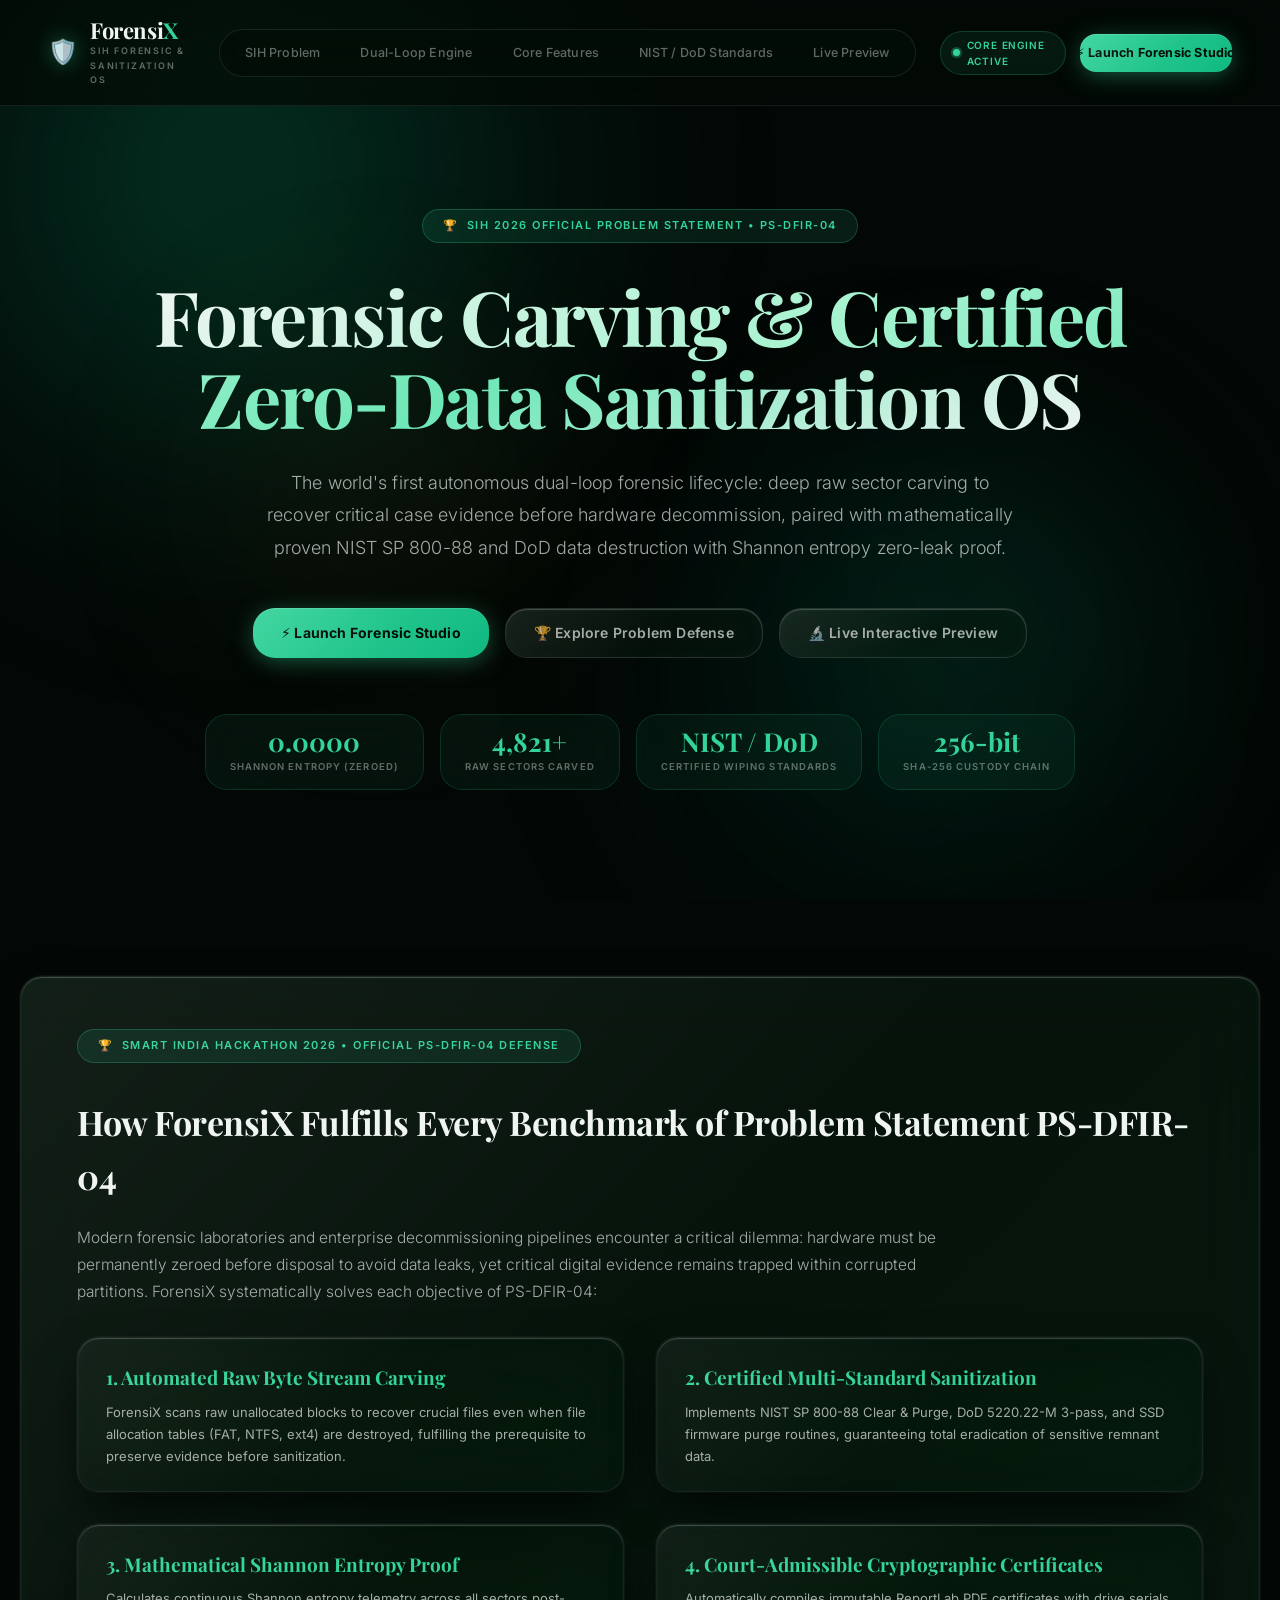
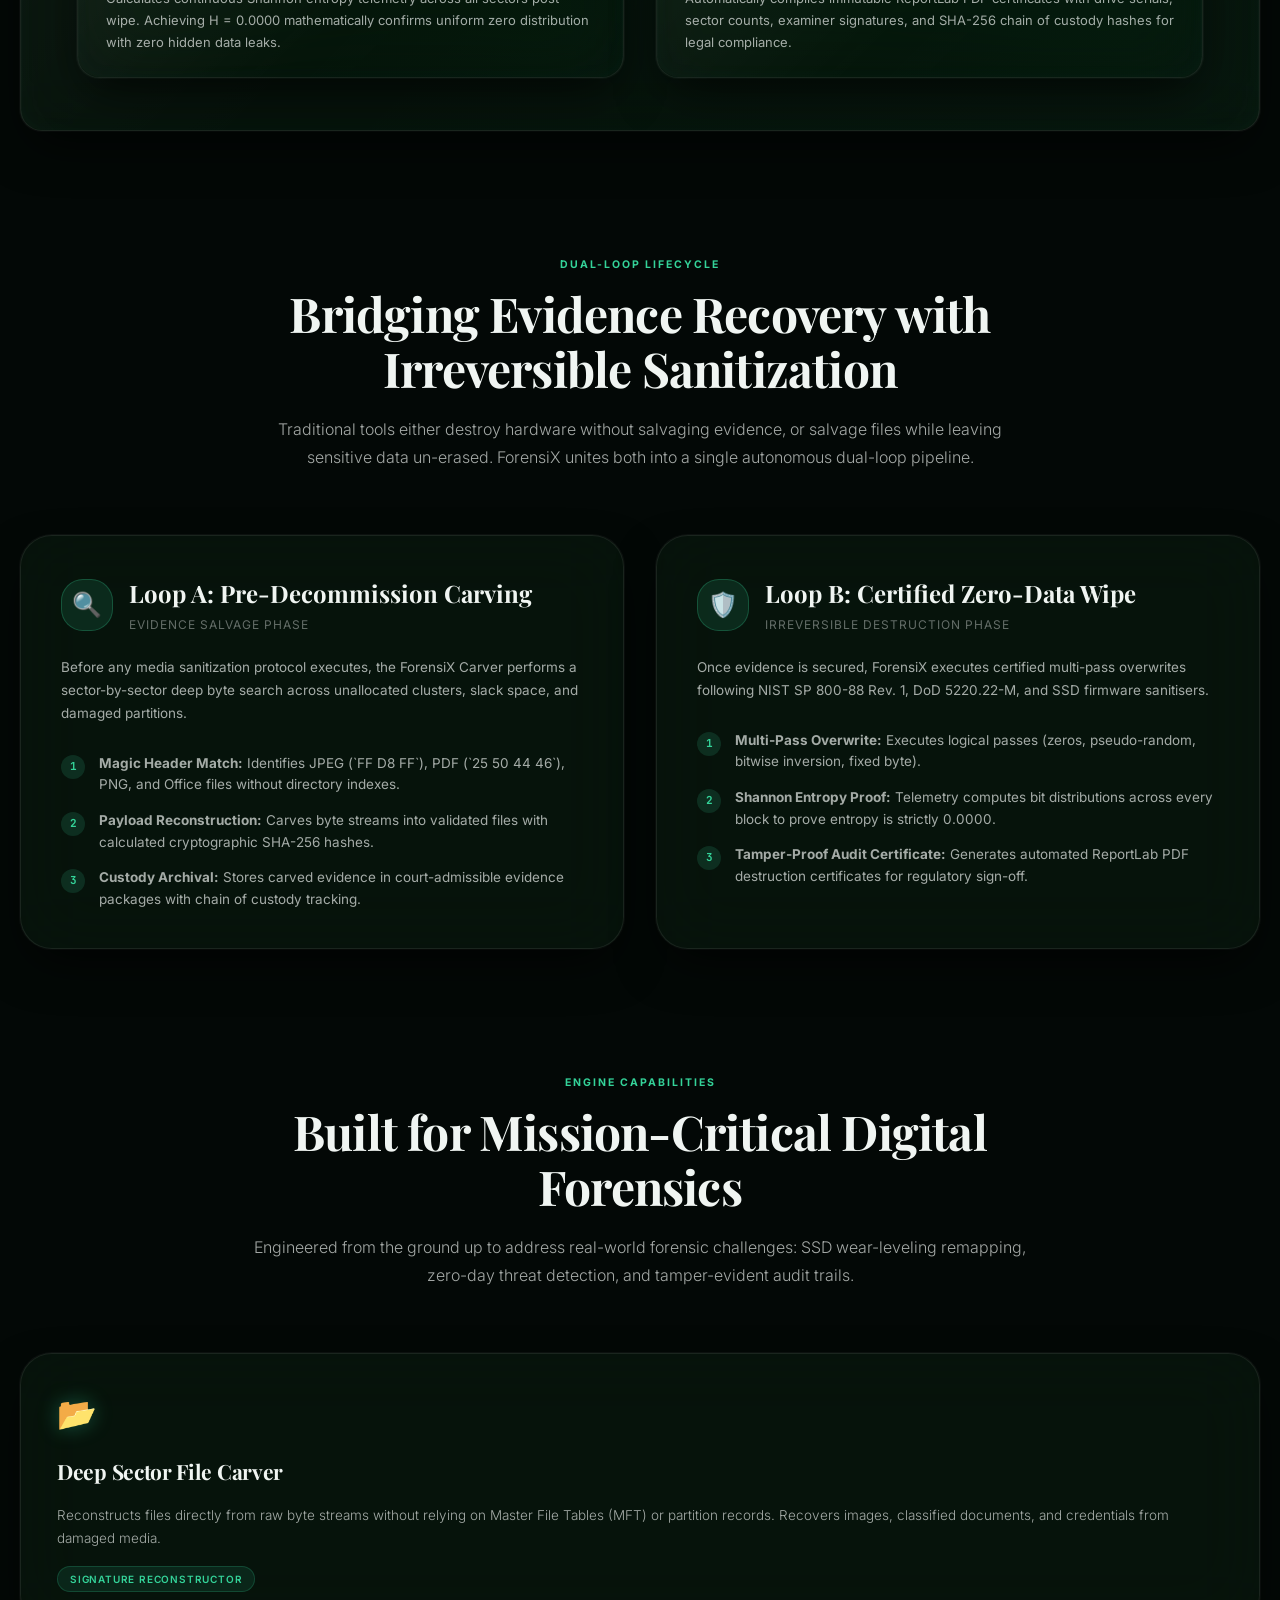
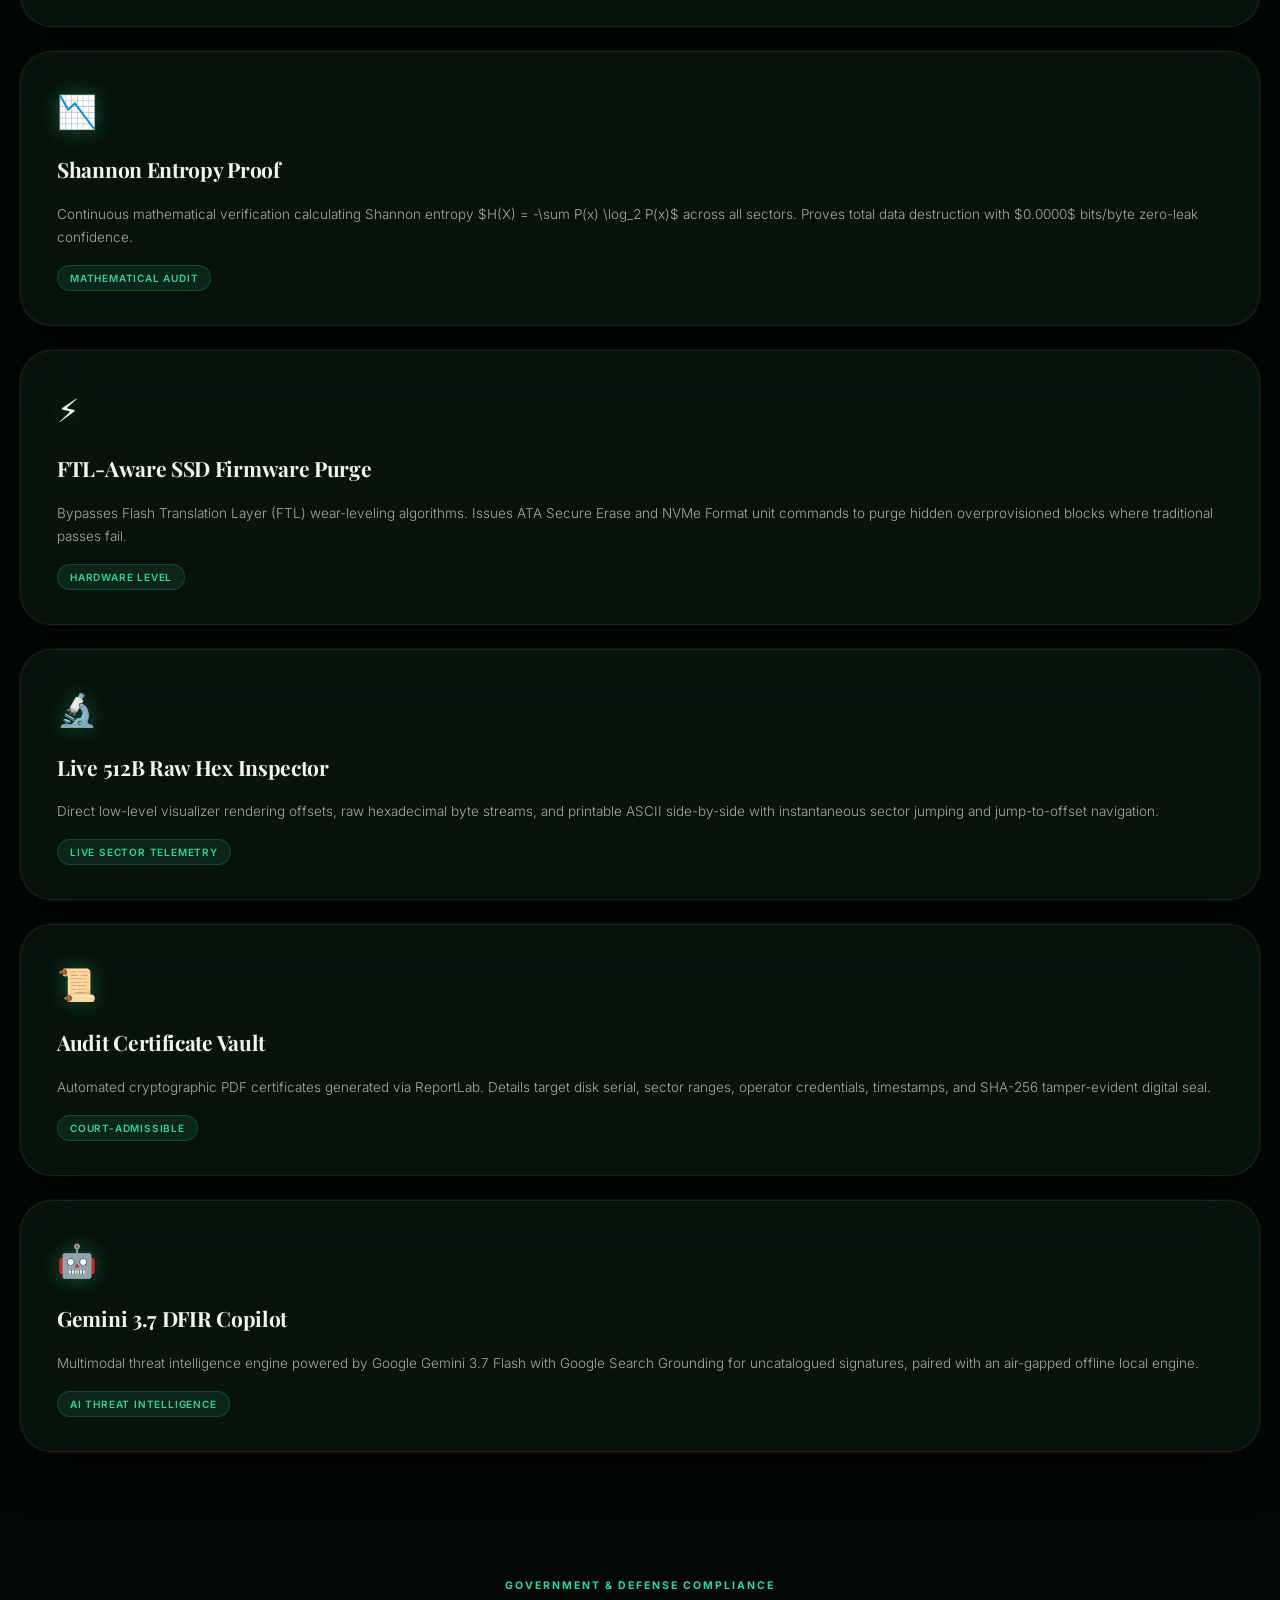
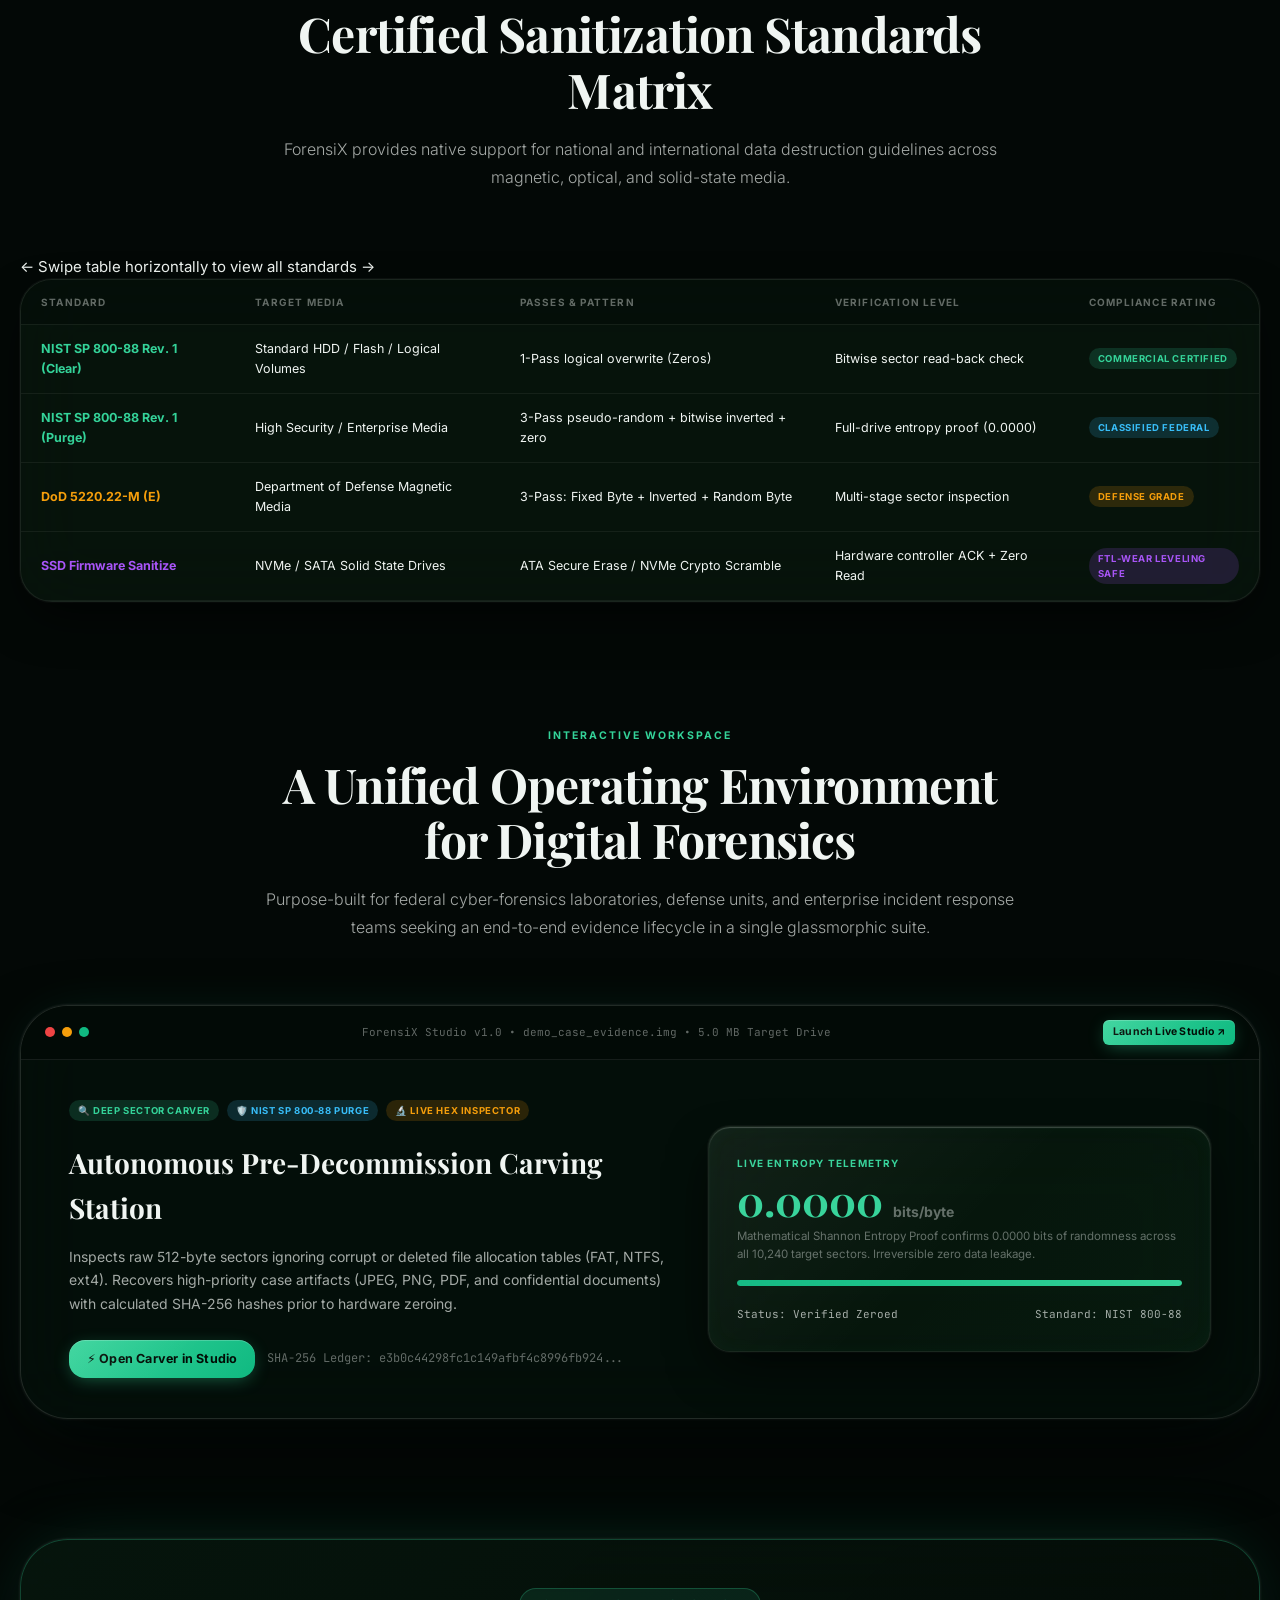
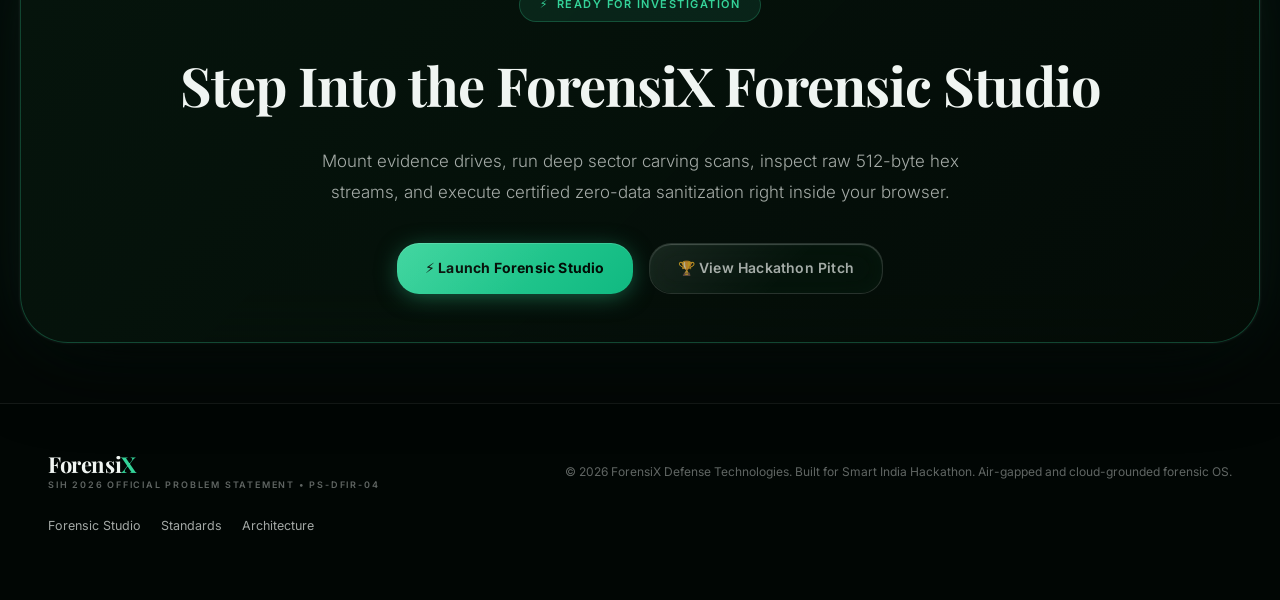
<file: static/index.html>
<!DOCTYPE html>
<html lang="en">
<head>
    <meta charset="UTF-8">
    <meta name="viewport" content="width=device-width, initial-scale=1.0">
    <title>ForensiX | Certified Media Sanitization & Deep File Recovery OS</title>
    <meta name="description" content="Official SIH 2026 PS-DFIR-04 Solution: Certified Secure Data Sanitization (NIST SP 800-88, DoD 5220.22-M) and Deep Raw Sector File Recovery Suite.">
    <!-- Google Fonts: Playfair Display + Inter + JetBrains Mono -->
    <link rel="preconnect" href="https://fonts.googleapis.com">
    <link rel="preconnect" href="https://fonts.gstatic.com" crossorigin>
    <link href="https://fonts.googleapis.com/css2?family=Playfair+Display:ital,wght@0,400;0,500;0,600;0,700;0,800;1,400;1,600&family=Inter:wght@300;400;500;600;700;800&family=JetBrains+Mono:wght@400;500;700&display=swap" rel="stylesheet">
    <link rel="stylesheet" href="styles.css">
</head>
<body class="landing-body">
    <!-- Ambient Botanical Glow Orbs (Sylva Organic Luminescence) -->
    <div class="ambient-glow-orbs">
        <div class="orb orb-1"></div>
        <div class="orb orb-2"></div>
        <div class="orb orb-3"></div>
        <div class="orb orb-4"></div>
    </div>

    <!-- Landing Navigation -->
    <nav class="landing-nav" id="mainLandingNav">
        <a href="/" class="brand-logo" title="ForensiX OS">
            <span class="logo-icon">🛡️</span>
            <div class="brand-text">
                <span class="brand-title">Forensi<span class="brand-highlight">X</span></span>
                <span class="brand-subtitle">SIH FORENSIC & SANITIZATION OS</span>
            </div>
        </a>

        <!-- Perfectly Sequenced Navigation Tabs (1 -> 2 -> 3 -> 4 -> 5 Downward Sequence) -->
        <ul class="landing-nav-links" id="landingNavLinks">
            <li><a href="#sih-statement" class="landing-nav-link" data-nav="sih-statement">SIH Problem</a></li>
            <li><a href="#architecture" class="landing-nav-link" data-nav="architecture">Dual-Loop Engine</a></li>
            <li><a href="#pillars" class="landing-nav-link" data-nav="pillars">Core Features</a></li>
            <li><a href="#standards" class="landing-nav-link" data-nav="standards">NIST / DoD Standards</a></li>
            <li><a href="#preview" class="landing-nav-link" data-nav="preview">Live Preview</a></li>
        </ul>

        <div class="landing-nav-actions" style="display: flex; align-items: center; gap: 14px;">
            <div class="system-status-pill">
                <span class="pulse-dot"></span>
                <span>CORE ENGINE ACTIVE</span>
            </div>
            <a href="/studio.html" class="btn btn-primary btn-glow">
                <span>⚡ Launch Forensic Studio</span>
            </a>
        </div>
    </nav>

    <!-- Main Landing Hero Section -->
    <header class="landing-hero" id="hero">
        <div class="landing-hero-content">
            <div class="landing-badge">
                <span>🏆</span>
                <span>SIH 2026 OFFICIAL PROBLEM STATEMENT • PS-DFIR-04</span>
            </div>

            <h1 class="landing-headline">
                <span class="hero-headline-gradient">Forensic Carving & Certified Zero-Data Sanitization OS</span>
            </h1>

            <p class="landing-subheadline">
                The world's first autonomous dual-loop forensic lifecycle: deep raw sector carving to recover critical case evidence before hardware decommission, paired with mathematically proven NIST SP 800-88 and DoD data destruction with Shannon entropy zero-leak proof.
            </p>

            <div class="landing-cta-row">
                <a href="/studio.html" class="btn btn-primary btn-large btn-glow">
                    <span>⚡ Launch Forensic Studio</span>
                </a>
                <a href="#sih-statement" class="btn btn-secondary btn-large">
                    <span>🏆 Explore Problem Defense</span>
                </a>
                <a href="#preview" class="btn btn-secondary btn-large">
                    <span>🔬 Live Interactive Preview</span>
                </a>
            </div>

            <!-- Hero Metrics Strip -->
            <div class="hero-metrics-strip">
                <div class="hero-metric-capsule">
                    <span class="hero-metric-value">0.0000</span>
                    <span class="hero-metric-label">Shannon Entropy (Zeroed)</span>
                </div>
                <div class="hero-metric-capsule">
                    <span class="hero-metric-value">4,821+</span>
                    <span class="hero-metric-label">Raw Sectors Carved</span>
                </div>
                <div class="hero-metric-capsule">
                    <span class="hero-metric-value">NIST / DoD</span>
                    <span class="hero-metric-label">Certified Wiping Standards</span>
                </div>
                <div class="hero-metric-capsule">
                    <span class="hero-metric-value">256-bit</span>
                    <span class="hero-metric-label">SHA-256 Custody Chain</span>
                </div>
            </div>
        </div>
    </header>

    <!-- Section 1: SIH Problem Statement Defense (First in Logical Sequence) -->
    <section class="landing-section" id="sih-statement">
        <div class="landing-container">
            <div class="glass-card sih-problem-outer-card" style="padding: 52px 56px;">
                <div class="landing-badge">
                    <span>🏆</span>
                    <span>SMART INDIA HACKATHON 2026 • OFFICIAL PS-DFIR-04 DEFENSE</span>
                </div>
                <h2 style="font-family: var(--font-display); font-size: 34px; font-weight: 700; margin-bottom: 20px; color: var(--text-primary); letter-spacing: -0.5px;">
                    How ForensiX Fulfills Every Benchmark of Problem Statement PS-DFIR-04
                </h2>
                <p style="font-size: 15.5px; color: var(--text-secondary); line-height: 1.75; margin-bottom: 32px; max-width: 900px; font-weight: 300;">
                    Modern forensic laboratories and enterprise decommissioning pipelines encounter a critical dilemma: hardware must be permanently zeroed before disposal to avoid data leaks, yet critical digital evidence remains trapped within corrupted partitions. ForensiX systematically solves each objective of PS-DFIR-04:
                </p>

                <div class="sih-problem-grid" style="display: grid; grid-template-columns: 1fr 1fr; gap: 32px;">
                    <div class="glass-card" style="padding: 24px 28px; background: rgba(6,18,10,0.5);">
                        <h4 style="font-family: var(--font-display); font-size: 19px; color: var(--mint); margin-bottom: 8px; font-weight: 700;">
                            1. Automated Raw Byte Stream Carving
                        </h4>
                        <p style="font-size: 13px; color: var(--text-secondary); line-height: 1.7;">
                            ForensiX scans raw unallocated blocks to recover crucial files even when file allocation tables (FAT, NTFS, ext4) are destroyed, fulfilling the prerequisite to preserve evidence before sanitization.
                        </p>
                    </div>

                    <div class="glass-card" style="padding: 24px 28px; background: rgba(6,18,10,0.5);">
                        <h4 style="font-family: var(--font-display); font-size: 19px; color: var(--mint); margin-bottom: 8px; font-weight: 700;">
                            2. Certified Multi-Standard Sanitization
                        </h4>
                        <p style="font-size: 13px; color: var(--text-secondary); line-height: 1.7;">
                            Implements NIST SP 800-88 Clear & Purge, DoD 5220.22-M 3-pass, and SSD firmware purge routines, guaranteeing total eradication of sensitive remnant data.
                        </p>
                    </div>

                    <div class="glass-card" style="padding: 24px 28px; background: rgba(6,18,10,0.5);">
                        <h4 style="font-family: var(--font-display); font-size: 19px; color: var(--mint); margin-bottom: 8px; font-weight: 700;">
                            3. Mathematical Shannon Entropy Proof
                        </h4>
                        <p style="font-size: 13px; color: var(--text-secondary); line-height: 1.7;">
                            Calculates continuous Shannon entropy telemetry across all sectors post-wipe. Achieving H = 0.0000 mathematically confirms uniform zero distribution with zero hidden data leaks.
                        </p>
                    </div>

                    <div class="glass-card" style="padding: 24px 28px; background: rgba(6,18,10,0.5);">
                        <h4 style="font-family: var(--font-display); font-size: 19px; color: var(--mint); margin-bottom: 8px; font-weight: 700;">
                            4. Court-Admissible Cryptographic Certificates
                        </h4>
                        <p style="font-size: 13px; color: var(--text-secondary); line-height: 1.7;">
                            Automatically compiles immutable ReportLab PDF certificates with drive serials, sector counts, examiner signatures, and SHA-256 chain of custody hashes for legal compliance.
                        </p>
                    </div>
                </div>
            </div>
        </div>
    </section>

    <!-- Section 2: Dual-Loop Architecture (Second in Logical Sequence) -->
    <section class="landing-section" id="architecture">
        <div class="landing-container">
            <div class="section-header-center">
                <span class="section-kicker">DUAL-LOOP LIFECYCLE</span>
                <h2 class="section-heading-lg">Bridging Evidence Recovery with Irreversible Sanitization</h2>
                <p class="section-desc-lg">
                    Traditional tools either destroy hardware without salvaging evidence, or salvage files while leaving sensitive data un-erased. ForensiX unites both into a single autonomous dual-loop pipeline.
                </p>
            </div>

            <div class="dual-loop-grid">
                <!-- Loop A: Forensic Recovery -->
                <div class="loop-card">
                    <div class="loop-card-header">
                        <div class="loop-icon-circle">🔍</div>
                        <div>
                            <h3 class="loop-title">Loop A: Pre-Decommission Carving</h3>
                            <span class="loop-subtitle">Evidence Salvage Phase</span>
                        </div>
                    </div>
                    <p style="font-size: 13.5px; color: var(--text-secondary); line-height: 1.7;">
                        Before any media sanitization protocol executes, the ForensiX Carver performs a sector-by-sector deep byte search across unallocated clusters, slack space, and damaged partitions.
                    </p>
                    <div class="loop-steps">
                        <div class="loop-step-item">
                            <span class="loop-step-num">1</span>
                            <span><strong>Magic Header Match:</strong> Identifies JPEG (`FF D8 FF`), PDF (`25 50 44 46`), PNG, and Office files without directory indexes.</span>
                        </div>
                        <div class="loop-step-item">
                            <span class="loop-step-num">2</span>
                            <span><strong>Payload Reconstruction:</strong> Carves byte streams into validated files with calculated cryptographic SHA-256 hashes.</span>
                        </div>
                        <div class="loop-step-item">
                            <span class="loop-step-num">3</span>
                            <span><strong>Custody Archival:</strong> Stores carved evidence in court-admissible evidence packages with chain of custody tracking.</span>
                        </div>
                    </div>
                </div>

                <!-- Loop B: Certified Sanitization -->
                <div class="loop-card">
                    <div class="loop-card-header">
                        <div class="loop-icon-circle">🛡️</div>
                        <div>
                            <h3 class="loop-title">Loop B: Certified Zero-Data Wipe</h3>
                            <span class="loop-subtitle">Irreversible Destruction Phase</span>
                        </div>
                    </div>
                    <p style="font-size: 13.5px; color: var(--text-secondary); line-height: 1.7;">
                        Once evidence is secured, ForensiX executes certified multi-pass overwrites following NIST SP 800-88 Rev. 1, DoD 5220.22-M, and SSD firmware sanitisers.
                    </p>
                    <div class="loop-steps">
                        <div class="loop-step-item">
                            <span class="loop-step-num">1</span>
                            <span><strong>Multi-Pass Overwrite:</strong> Executes logical passes (zeros, pseudo-random, bitwise inversion, fixed byte).</span>
                        </div>
                        <div class="loop-step-item">
                            <span class="loop-step-num">2</span>
                            <span><strong>Shannon Entropy Proof:</strong> Telemetry computes bit distributions across every block to prove entropy is strictly 0.0000.</span>
                        </div>
                        <div class="loop-step-item">
                            <span class="loop-step-num">3</span>
                            <span><strong>Tamper-Proof Audit Certificate:</strong> Generates automated ReportLab PDF destruction certificates for regulatory sign-off.</span>
                        </div>
                    </div>
                </div>
            </div>
        </div>
    </section>

    <!-- Section 3: 6 Core Feature Pillars (Third in Logical Sequence) -->
    <section class="landing-section" id="pillars">
        <div class="landing-container">
            <div class="section-header-center">
                <span class="section-kicker">ENGINE CAPABILITIES</span>
                <h2 class="section-heading-lg">Built for Mission-Critical Digital Forensics</h2>
                <p class="section-desc-lg">
                    Engineered from the ground up to address real-world forensic challenges: SSD wear-leveling remapping, zero-day threat detection, and tamper-evident audit trails.
                </p>
            </div>

            <div class="pillars-grid">
                <!-- Pillar 1 -->
                <div class="pillar-card">
                    <div class="pillar-icon">📂</div>
                    <h3 class="pillar-title">Deep Sector File Carver</h3>
                    <p class="pillar-desc">
                        Reconstructs files directly from raw byte streams without relying on Master File Tables (MFT) or partition records. Recovers images, classified documents, and credentials from damaged media.
                    </p>
                    <span class="pillar-tag">Signature Reconstructor</span>
                </div>

                <!-- Pillar 2 -->
                <div class="pillar-card">
                    <div class="pillar-icon">📉</div>
                    <h3 class="pillar-title">Shannon Entropy Proof</h3>
                    <p class="pillar-desc">
                        Continuous mathematical verification calculating Shannon entropy $H(X) = -\sum P(x) \log_2 P(x)$ across all sectors. Proves total data destruction with $0.0000$ bits/byte zero-leak confidence.
                    </p>
                    <span class="pillar-tag">Mathematical Audit</span>
                </div>

                <!-- Pillar 3 -->
                <div class="pillar-card">
                    <div class="pillar-icon">⚡</div>
                    <h3 class="pillar-title">FTL-Aware SSD Firmware Purge</h3>
                    <p class="pillar-desc">
                        Bypasses Flash Translation Layer (FTL) wear-leveling algorithms. Issues ATA Secure Erase and NVMe Format unit commands to purge hidden overprovisioned blocks where traditional passes fail.
                    </p>
                    <span class="pillar-tag">Hardware Level</span>
                </div>

                <!-- Pillar 4 -->
                <div class="pillar-card">
                    <div class="pillar-icon">🔬</div>
                    <h3 class="pillar-title">Live 512B Raw Hex Inspector</h3>
                    <p class="pillar-desc">
                        Direct low-level visualizer rendering offsets, raw hexadecimal byte streams, and printable ASCII side-by-side with instantaneous sector jumping and jump-to-offset navigation.
                    </p>
                    <span class="pillar-tag">Live Sector Telemetry</span>
                </div>

                <!-- Pillar 5 -->
                <div class="pillar-card">
                    <div class="pillar-icon">📜</div>
                    <h3 class="pillar-title">Audit Certificate Vault</h3>
                    <p class="pillar-desc">
                        Automated cryptographic PDF certificates generated via ReportLab. Details target disk serial, sector ranges, operator credentials, timestamps, and SHA-256 tamper-evident digital seal.
                    </p>
                    <span class="pillar-tag">Court-Admissible</span>
                </div>

                <!-- Pillar 6 -->
                <div class="pillar-card">
                    <div class="pillar-icon">🤖</div>
                    <h3 class="pillar-title">Gemini 3.7 DFIR Copilot</h3>
                    <p class="pillar-desc">
                        Multimodal threat intelligence engine powered by Google Gemini 3.7 Flash with Google Search Grounding for uncatalogued signatures, paired with an air-gapped offline local engine.
                    </p>
                    <span class="pillar-tag">AI Threat Intelligence</span>
                </div>
            </div>
        </div>
    </section>

    <!-- Section 4: Standards Compliance Matrix (Fourth in Logical Sequence) -->
    <section class="landing-section" id="standards">
        <div class="landing-container">
            <div class="section-header-center">
                <span class="section-kicker">GOVERNMENT & DEFENSE COMPLIANCE</span>
                <h2 class="section-heading-lg">Certified Sanitization Standards Matrix</h2>
                <p class="section-desc-lg">
                    ForensiX provides native support for national and international data destruction guidelines across magnetic, optical, and solid-state media.
                </p>
            </div>

            <div class="mobile-swipe-hint">← Swipe table horizontally to view all standards →</div>
            <div class="compliance-matrix-card">
                <table class="cyber-table">
                    <thead>
                        <tr>
                            <th>Standard</th>
                            <th>Target Media</th>
                            <th>Passes & Pattern</th>
                            <th>Verification Level</th>
                            <th>Compliance Rating</th>
                        </tr>
                    </thead>
                    <tbody>
                        <tr>
                            <td><strong style="color: var(--mint);">NIST SP 800-88 Rev. 1 (Clear)</strong></td>
                            <td>Standard HDD / Flash / Logical Volumes</td>
                            <td>1-Pass logical overwrite (Zeros)</td>
                            <td>Bitwise sector read-back check</td>
                            <td><span class="badge badge-success">Commercial Certified</span></td>
                        </tr>
                        <tr>
                            <td><strong style="color: var(--mint);">NIST SP 800-88 Rev. 1 (Purge)</strong></td>
                            <td>High Security / Enterprise Media</td>
                            <td>3-Pass pseudo-random + bitwise inverted + zero</td>
                            <td>Full-drive entropy proof (0.0000)</td>
                            <td><span class="badge badge-cyan">Classified Federal</span></td>
                        </tr>
                        <tr>
                            <td><strong style="color: var(--amber);">DoD 5220.22-M (E)</strong></td>
                            <td>Department of Defense Magnetic Media</td>
                            <td>3-Pass: Fixed Byte + Inverted + Random Byte</td>
                            <td>Multi-stage sector inspection</td>
                            <td><span class="badge badge-amber">Defense Grade</span></td>
                        </tr>
                        <tr>
                            <td><strong style="color: var(--purple);">SSD Firmware Sanitize</strong></td>
                            <td>NVMe / SATA Solid State Drives</td>
                            <td>ATA Secure Erase / NVMe Crypto Scramble</td>
                            <td>Hardware controller ACK + Zero Read</td>
                            <td><span class="badge badge-purple">FTL-Wear Leveling Safe</span></td>
                        </tr>
                    </tbody>
                </table>
            </div>
        </div>
    </section>

    <!-- Section 5: Interactive Live Studio Preview Showcase (Fifth in Logical Sequence, Right Before Final Launch) -->
    <section class="landing-section" id="preview">
        <div class="landing-container">
            <div class="section-header-center">
                <span class="section-kicker">INTERACTIVE WORKSPACE</span>
                <h2 class="section-heading-lg">A Unified Operating Environment for Digital Forensics</h2>
                <p class="section-desc-lg">
                    Purpose-built for federal cyber-forensics laboratories, defense units, and enterprise incident response teams seeking an end-to-end evidence lifecycle in a single glassmorphic suite.
                </p>
            </div>

            <div class="preview-showcase-window">
                <div class="preview-window-bar">
                    <div class="preview-window-dots">
                        <div class="dot dot-red"></div>
                        <div class="dot dot-yellow"></div>
                        <div class="dot dot-green"></div>
                    </div>
                    <div class="preview-window-title">ForensiX Studio v1.0 • demo_case_evidence.img • 5.0 MB Target Drive</div>
                    <a href="/studio.html" class="btn btn-primary btn-xs">Launch Live Studio ↗</a>
                </div>

                <div class="preview-screen-content">
                    <div>
                        <div style="display: flex; gap: 8px; margin-bottom: 20px;">
                            <span class="badge badge-success">🔍 Deep Sector Carver</span>
                            <span class="badge badge-cyan">🛡️ NIST SP 800-88 Purge</span>
                            <span class="badge badge-amber">🔬 Live Hex Inspector</span>
                        </div>
                        <h3 style="font-family: var(--font-display); font-size: 28px; font-weight: 700; margin-bottom: 14px; color: var(--text-primary);">
                            Autonomous Pre-Decommission Carving Station
                        </h3>
                        <p style="font-size: 14px; color: var(--text-secondary); line-height: 1.7; margin-bottom: 24px;">
                            Inspects raw 512-byte sectors ignoring corrupt or deleted file allocation tables (FAT, NTFS, ext4). Recovers high-priority case artifacts (JPEG, PNG, PDF, and confidential documents) with calculated SHA-256 hashes prior to hardware zeroing.
                        </p>
                        <div style="display: flex; gap: 12px; align-items: center; flex-wrap: wrap;">
                            <a href="/studio.html" class="btn btn-primary">
                                <span>⚡ Open Carver in Studio</span>
                            </a>
                            <span style="font-size: 12px; color: var(--text-muted); font-family: var(--font-mono);">SHA-256 Ledger: e3b0c44298fc1c149afbf4c8996fb924...</span>
                        </div>
                    </div>

                    <!-- Simulated Live Telemetry Widget -->
                    <div class="glass-card" style="padding: 28px;">
                        <div style="font-size: 10px; font-weight: 700; letter-spacing: 1.2px; text-transform: uppercase; color: var(--mint); margin-bottom: 8px;">LIVE ENTROPY TELEMETRY</div>
                        <div style="font-family: var(--font-display); font-size: 42px; font-weight: 700; color: var(--mint); line-height: 1; margin-bottom: 6px;">
                            0.0000 <span style="font-size: 14px; font-family: var(--font-ui); color: var(--text-muted);">bits/byte</span>
                        </div>
                        <p style="font-size: 11.5px; color: var(--text-muted); margin-bottom: 16px;">
                            Mathematical Shannon Entropy Proof confirms 0.0000 bits of randomness across all 10,240 target sectors. Irreversible zero data leakage.
                        </p>
                        <div class="progress-bar-track" style="margin-bottom: 20px;">
                            <div class="progress-bar-fill" style="width: 100%;"></div>
                        </div>
                        <div style="display: flex; justify-content: space-between; font-size: 11px; font-family: var(--font-mono); color: var(--text-secondary);">
                            <span>Status: Verified Zeroed</span>
                            <span>Standard: NIST 800-88</span>
                        </div>
                    </div>
                </div>
            </div>
        </div>
    </section>

    <!-- Final Call to Action -->
    <section class="landing-section">
        <div class="landing-container">
            <div class="final-cta-banner">
                <div class="landing-badge" style="margin-bottom: 20px;">
                    <span>⚡</span>
                    <span>READY FOR INVESTIGATION</span>
                </div>
                <h2 class="final-cta-title">
                    Step Into the ForensiX Forensic Studio
                </h2>
                <p class="final-cta-desc">
                    Mount evidence drives, run deep sector carving scans, inspect raw 512-byte hex streams, and execute certified zero-data sanitization right inside your browser.
                </p>
                <div style="display: flex; gap: 16px; justify-content: center; flex-wrap: wrap;">
                    <a href="/studio.html" class="btn btn-primary btn-large btn-glow">
                        <span>⚡ Launch Forensic Studio</span>
                    </a>
                    <a href="/studio.html#tab-pitch" class="btn btn-secondary btn-large">
                        <span>🏆 View Hackathon Pitch</span>
                    </a>
                </div>
            </div>
        </div>
    </section>

    <!-- Landing Footer -->
    <footer class="landing-footer">
        <div class="landing-footer-content">
            <div class="brand-text">
                <span class="brand-title">Forensi<span class="brand-highlight">X</span></span>
                <span class="brand-subtitle">SIH 2026 OFFICIAL PROBLEM STATEMENT • PS-DFIR-04</span>
            </div>

            <div class="footer-copy">
                &copy; 2026 ForensiX Defense Technologies. Built for Smart India Hackathon. Air-gapped and cloud-grounded forensic OS.
            </div>

            <div class="footer-links">
                <a href="/studio.html" class="footer-link">Forensic Studio</a>
                <a href="#standards" class="footer-link">Standards</a>
                <a href="#architecture" class="footer-link">Architecture</a>
            </div>
        </div>
    </footer>

    <!-- Interactive Navigation Tabs Scrollspy & Smooth Scroller -->
    <script>
        document.addEventListener("DOMContentLoaded", () => {
            const navLinks = document.querySelectorAll(".landing-nav-link");
            const sectionIds = ["sih-statement", "architecture", "pillars", "standards", "preview"];
            const sections = sectionIds.map(id => document.getElementById(id)).filter(Boolean);
            let isManualScrolling = false;
            let scrollTimer = null;

            function setActiveNav(targetId) {
                navLinks.forEach(link => {
                    const navTarget = link.getAttribute("data-nav");
                    if (navTarget === targetId) {
                        link.classList.add("active");
                    } else {
                        link.classList.remove("active");
                    }
                });
            }

            // Click navigation handler
            navLinks.forEach(link => {
                link.addEventListener("click", (e) => {
                    const targetId = link.getAttribute("data-nav");
                    const targetEl = document.getElementById(targetId);
                    if (targetEl) {
                        e.preventDefault();
                        isManualScrolling = true;
                        setActiveNav(targetId);

                        // Smooth scroll to section
                        targetEl.scrollIntoView({ behavior: "smooth", block: "start" });

                        clearTimeout(scrollTimer);
                        scrollTimer = setTimeout(() => {
                            isManualScrolling = false;
                        }, 850);
                    }
                });
            });

            // IntersectionObserver for continuous scroll tracking
            const observerOptions = {
                root: null,
                rootMargin: "-20% 0px -55% 0px",
                threshold: 0
            };

            const observer = new IntersectionObserver((entries) => {
                if (isManualScrolling) return;
                entries.forEach(entry => {
                    if (entry.isIntersecting) {
                        setActiveNav(entry.target.id);
                    }
                });
            }, observerOptions);

            sections.forEach(sec => observer.observe(sec));

            // Hero section reset
            window.addEventListener("scroll", () => {
                if (isManualScrolling) return;
                if (window.scrollY < 240) {
                    navLinks.forEach(link => link.classList.remove("active"));
                }
            }, { passive: true });
        });
    </script>
</body>
</html>
</file>
<file: static/styles.css>
/* ==========================================================================
   ForensiX | Sylva-Inspired Dark Emerald Glassmorphic Forensic Suite
   Aesthetic: Moody organic emerald, luxury serif typography, frosted visionOS glass
   ========================================================================== */

:root {
    /* Color Palette */
    --bg-void:            #030806;
    --bg-dark:            #050e08;
    --bg-surface:         #08140c;
    --bg-glass:           rgba(10, 26, 16, 0.46);
    --bg-glass-card:      rgba(12, 30, 18, 0.52);
    --bg-glass-hover:     rgba(16, 40, 24, 0.65);
    --bg-input:           rgba(6, 16, 10, 0.70);
    --bg-terminal:        rgba(3, 10, 6, 0.88);
    
    /* Glassmorphism System */
    --glass-blur:         blur(36px) saturate(180%) brightness(104%);
    --glass-blur-heavy:   blur(52px) saturate(200%) brightness(105%);
    --glass-blur-light:   blur(18px) saturate(160%);
    --glass-border:       rgba(255, 255, 255, 0.08);
    --glass-border-light: rgba(255, 255, 255, 0.14);
    --glass-border-mint:  rgba(52, 211, 153, 0.28);
    --glass-specular:     inset 0 1px 1px 0 rgba(255, 255, 255, 0.22), inset 0 0 20px 0 rgba(52, 211, 153, 0.03);
    --glass-shadow:       0 20px 50px -12px rgba(0, 0, 0, 0.78), 0 0 1px 1px rgba(255, 255, 255, 0.05);
    --glass-shadow-lg:    0 32px 80px -16px rgba(0, 0, 0, 0.90), 0 0 2px 1px rgba(255, 255, 255, 0.08);
    --glass-shadow-glow:  0 0 40px -8px rgba(52, 211, 153, 0.22);

    /* Accents */
    --mint:               #34d399;
    --mint-dim:           #10b981;
    --mint-glow:          rgba(52, 211, 153, 0.35);
    --mint-soft:          rgba(52, 211, 153, 0.14);
    --jade:               #059669;
    --teal:               #0d9488;
    --amber:              #f59e0b;
    --crimson:            #ef4444;
    --cyan:               #38bdf8;
    --purple:             #a855f7;

    /* Typography */
    --text-primary:       #f0f5f2;
    --text-secondary:     rgba(240, 245, 242, 0.68);
    --text-muted:         rgba(240, 245, 242, 0.40);
    --text-mint:          #6ee7b7;

    --font-display:       'Playfair Display', 'Georgia', serif;
    --font-ui:            'Inter', -apple-system, BlinkMacSystemFont, system-ui, sans-serif;
    --font-mono:          'JetBrains Mono', 'SF Mono', Menlo, monospace;

    /* Radii & Motion */
    --radius-xs:          6px;
    --radius-sm:          10px;
    --radius-md:          16px;
    --radius-lg:          22px;
    --radius-xl:          32px;
    --radius-2xl:         48px;
    --radius-full:        9999px;
    --ease-spring:        cubic-bezier(0.16, 1, 0.3, 1);
    --ease-smooth:        cubic-bezier(0.25, 1, 0.5, 1);

    /* ForensiX CodeNest Theme Tokens */
    --fx-bg:              #040d0a;
    --fx-surface:         #0c1512;
    --fx-green:           #5ed29c;
    --fx-green-dim:       rgba(94, 210, 156, 0.15);
    --fx-green-glow:      rgba(94, 210, 156, 0.35);
    --fx-border:          rgba(255, 255, 255, 0.08);
    --fx-border-green:    rgba(94, 210, 156, 0.3);
    --fx-white-70:        rgba(255, 255, 255, 0.7);
    --fx-white-50:        rgba(255, 255, 255, 0.5);
    --font-instrument:    'Instrument Serif', Georgia, serif;
    --font-jakarta:       'Plus Jakarta Sans', sans-serif;
}

*, *::before, *::after { margin: 0; padding: 0; box-sizing: border-box; }
html { scroll-behavior: smooth; font-size: 15px; }

/* Sylva Dark Emerald Theme-Matched Scrollbars */
*, html, body {
    scrollbar-width: thin;
    scrollbar-color: rgba(52, 211, 153, 0.35) rgba(4, 12, 7, 0.7);
}

::-webkit-scrollbar {
    width: 7px;
    height: 7px;
}
::-webkit-scrollbar-track {
    background: rgba(3, 10, 6, 0.85);
    border-radius: 9999px;
}
::-webkit-scrollbar-thumb {
    background: rgba(52, 211, 153, 0.32);
    border-radius: 9999px;
    border: 1px solid rgba(52, 211, 153, 0.15);
    transition: background 0.2s ease;
}
::-webkit-scrollbar-thumb:hover {
    background: rgba(52, 211, 153, 0.65);
    box-shadow: 0 0 10px rgba(52, 211, 153, 0.4);
}
::-webkit-scrollbar-corner {
    background: rgba(3, 10, 6, 0.85);
}

body {
    background-color: var(--bg-void);
    color: var(--text-primary);
    font-family: var(--font-ui);
    line-height: 1.6;
    min-height: 100vh;
    overflow-x: hidden;
    -webkit-font-smoothing: antialiased;
    -moz-osx-font-smoothing: grayscale;
}

/* Ambient Orbs */
.ambient-glow-orbs {
    position: fixed; inset: 0; pointer-events: none; z-index: 0; overflow: hidden;
}
.orb {
    position: absolute; border-radius: 50%; filter: blur(120px); will-change: transform;
}
.orb-1 {
    width: 750px; height: 750px;
    background: radial-gradient(circle at 40% 40%, rgba(16, 185, 129, 0.38), rgba(5, 150, 105, 0.16), transparent 70%);
    top: -15%; left: -6%; animation: floatOrb1 28s infinite ease-in-out alternate; opacity: 0.9;
}
.orb-2 {
    width: 620px; height: 620px;
    background: radial-gradient(circle at 50% 50%, rgba(13, 148, 136, 0.28), rgba(6, 95, 70, 0.12), transparent 70%);
    bottom: -10%; right: 5%; animation: floatOrb2 22s infinite ease-in-out alternate; opacity: 0.75;
}
.orb-3 {
    width: 500px; height: 500px;
    background: radial-gradient(circle at 60% 40%, rgba(52, 211, 153, 0.20), rgba(16, 185, 129, 0.08), transparent 70%);
    top: 45%; left: 55%; animation: floatOrb3 34s infinite ease-in-out alternate; opacity: 0.65;
}
.orb-4 {
    width: 440px; height: 440px;
    background: radial-gradient(circle at 50% 60%, rgba(245, 158, 11, 0.14), transparent 70%);
    bottom: 25%; left: 12%; animation: floatOrb4 38s infinite ease-in-out alternate; opacity: 0.55;
}
@keyframes floatOrb1 {
    0%   { transform: translate(0, 0) scale(1); }
    50%  { transform: translate(70px, 50px) scale(1.08); }
    100% { transform: translate(-30px, 80px) scale(0.96); }
}
@keyframes floatOrb2 {
    0%   { transform: translate(0, 0) scale(1.04); }
    50%  { transform: translate(-80px, -60px) scale(0.95); }
    100% { transform: translate(40px, 60px) scale(1.10); }
}
@keyframes floatOrb3 {
    0%   { transform: translate(0, 0) scale(0.97); }
    100% { transform: translate(80px, -50px) scale(1.05); }
}
@keyframes floatOrb4 {
    0%   { transform: translate(0, 0); }
    100% { transform: translate(50px, -40px) scale(1.04); }
}

/* Glass Card Primitive */
.glass-card {
    background: var(--bg-glass-card);
    backdrop-filter: var(--glass-blur);
    -webkit-backdrop-filter: var(--glass-blur);
    border: 1px solid var(--glass-border);
    box-shadow: var(--glass-shadow), var(--glass-specular);
    border-radius: var(--radius-lg);
    position: relative;
    overflow: hidden;
    transition: box-shadow 0.35s var(--ease-smooth), border-color 0.3s var(--ease-smooth), transform 0.35s var(--ease-spring);
}
.glass-card::before {
    content: '';
    position: absolute; inset: 0; border-radius: inherit;
    background: linear-gradient(135deg, rgba(255,255,255,0.05) 0%, transparent 50%, rgba(52,211,153,0.02) 100%);
    pointer-events: none;
}
.glass-card:hover {
    border-color: var(--glass-border-mint);
    box-shadow: var(--glass-shadow-lg), var(--glass-specular), var(--glass-shadow-glow);
}

/* Layout */
.app-layout {
    position: relative; z-index: 1; min-height: 100vh;
    display: flex; flex-direction: column;
}

/* Top Navigation Bar */
.top-header {
    position: sticky; top: 0; z-index: 100;
    padding: 16px 36px;
    display: flex; align-items: center; justify-content: space-between; gap: 20px;
    background: rgba(4, 12, 7, 0.72);
    backdrop-filter: blur(40px) saturate(200%);
    -webkit-backdrop-filter: blur(40px) saturate(200%);
    border-bottom: 1px solid rgba(255, 255, 255, 0.08);
    box-shadow: 0 8px 32px -8px rgba(0, 0, 0, 0.65);
}
.brand-section { display: flex; align-items: center; gap: 20px; flex-shrink: 0; }
.brand-logo { display: flex; align-items: center; gap: 12px; text-decoration: none; color: inherit; }
.logo-icon { font-size: 24px; filter: drop-shadow(0 0 10px rgba(52,211,153,0.4)); }
.brand-text { display: flex; flex-direction: column; gap: 2px; }
.brand-title {
    font-family: var(--font-display); font-size: 22px; font-weight: 700;
    letter-spacing: -0.4px; color: var(--text-primary); line-height: 1.1;
}
.brand-highlight { color: var(--mint); }
.brand-subtitle {
    font-size: 9px; font-weight: 600; letter-spacing: 1.8px;
    text-transform: uppercase; color: var(--text-muted);
}
.system-status-pill {
    display: flex; align-items: center; gap: 7px; padding: 5px 12px;
    background: rgba(52,211,153,0.08); border: 1px solid rgba(52,211,153,0.20);
    border-radius: var(--radius-full); font-size: 10px; font-weight: 600;
    letter-spacing: 0.8px; color: var(--mint); text-transform: uppercase;
}
.pulse-dot {
    width: 7px; height: 7px; border-radius: 50%; background: var(--mint);
    box-shadow: 0 0 0 2px rgba(52,211,153,0.3); animation: pulseDot 2.2s ease-in-out infinite; flex-shrink: 0;
}
@keyframes pulseDot {
    0%, 100% { box-shadow: 0 0 0 2px rgba(52,211,153,0.3); }
    50% { box-shadow: 0 0 0 5px rgba(52,211,153,0.08); }
}

.header-controls { display: flex; align-items: center; gap: 12px; flex-wrap: wrap; }
.disk-selector-group { display: flex; align-items: center; gap: 8px; }
.disk-selector-group label {
    font-size: 10px; font-weight: 600; letter-spacing: 1.2px;
    text-transform: uppercase; color: var(--text-muted); white-space: nowrap;
}

/* Buttons */
.btn {
    display: inline-flex; align-items: center; justify-content: center; gap: 8px;
    padding: 9px 18px; border: none; border-radius: var(--radius-md);
    font-family: var(--font-ui); font-size: 12.5px; font-weight: 600;
    letter-spacing: 0.2px; cursor: pointer; text-decoration: none;
    transition: all 0.28s var(--ease-spring); position: relative; overflow: hidden;
    white-space: nowrap;
}
.btn::after {
    content: ''; position: absolute; inset: 0; border-radius: inherit;
    background: linear-gradient(135deg, rgba(255,255,255,0.08) 0%, transparent 60%);
    pointer-events: none;
}
.btn:hover { transform: translateY(-1px); }
.btn:active { transform: translateY(0) scale(0.98); }

.btn-primary {
    background: linear-gradient(135deg, var(--mint) 0%, var(--mint-dim) 100%);
    color: #020c05; font-weight: 700;
    box-shadow: 0 4px 18px -4px rgba(52,211,153,0.45), 0 1px 0 rgba(255,255,255,0.2) inset;
}
.btn-primary:hover {
    background: linear-gradient(135deg, #4ade80 0%, var(--mint) 100%);
    box-shadow: 0 8px 24px -6px rgba(52,211,153,0.58);
}
.btn-secondary {
    background: var(--bg-glass); backdrop-filter: var(--glass-blur-light);
    border: 1px solid var(--glass-border-light); color: var(--text-secondary);
    box-shadow: var(--glass-specular);
}
.btn-secondary:hover {
    border-color: var(--glass-border-mint); color: var(--text-primary);
    background: var(--bg-glass-hover);
}
.btn-ai-gemini {
    background: linear-gradient(135deg, rgba(99,102,241,0.20) 0%, rgba(139,92,246,0.16) 100%);
    border: 1px solid rgba(99,102,241,0.30); color: #c4b5fd;
    backdrop-filter: var(--glass-blur-light);
}
.btn-ai-gemini:hover {
    background: linear-gradient(135deg, rgba(99,102,241,0.32) 0%, rgba(139,92,246,0.25) 100%);
    border-color: rgba(99,102,241,0.50); color: #e0d7ff;
    box-shadow: 0 6px 20px -6px rgba(99,102,241,0.40);
}
.btn-ai-assistant {
    background: linear-gradient(135deg, rgba(52,211,153,0.18) 0%, rgba(16,185,129,0.12) 100%);
    border: 1px solid var(--glass-border-mint); color: var(--mint);
    backdrop-filter: var(--glass-blur-light);
}
.btn-ai-assistant:hover {
    background: linear-gradient(135deg, rgba(52,211,153,0.30) 0%, rgba(16,185,129,0.22) 100%);
    box-shadow: 0 6px 20px -6px rgba(52,211,153,0.35); color: #a7f3d0;
}
.btn-danger {
    background: linear-gradient(135deg, rgba(239,68,68,0.24) 0%, rgba(220,38,38,0.18) 100%);
    border: 1px solid rgba(239,68,68,0.32); color: #fca5a5;
    backdrop-filter: var(--glass-blur-light);
}
.btn-danger:hover {
    background: linear-gradient(135deg, rgba(239,68,68,0.38) 0%, rgba(220,38,38,0.28) 100%);
    border-color: rgba(239,68,68,0.50);
}
.btn-large { padding: 13px 28px; font-size: 14px; border-radius: var(--radius-lg); }
.btn-sm { padding: 6px 13px; font-size: 11.5px; border-radius: var(--radius-sm); }
.btn-xs { padding: 4px 10px; font-size: 10.5px; border-radius: var(--radius-xs); }
.btn-glow { box-shadow: 0 4px 24px -4px rgba(52,211,153,0.50), 0 1px 0 rgba(255,255,255,0.15) inset; }
.btn-glow:hover { box-shadow: 0 8px 32px -6px rgba(52,211,153,0.70); }

/* Form Controls */
.cyber-select, .cyber-input, .cyber-textarea, input[type="text"], input[type="password"], input[type="number"], textarea {
    background: var(--bg-input); backdrop-filter: var(--glass-blur-light);
    border: 1px solid var(--glass-border); border-radius: var(--radius-md);
    color: var(--text-primary); font-family: var(--font-ui); font-size: 13px;
    padding: 9px 14px; outline: none;
    transition: border-color 0.25s var(--ease-smooth), box-shadow 0.25s var(--ease-smooth);
}
.cyber-select { padding-right: 32px; cursor: pointer; -webkit-appearance: none; }
.cyber-select:focus, .cyber-input:focus, .cyber-textarea:focus {
    border-color: var(--glass-border-mint);
    box-shadow: 0 0 0 3px rgba(52,211,153,0.14), var(--glass-specular);
}
.cyber-select option { background: #07150c; color: var(--text-primary); }

/* ==========================================================================
   Hero Keynote Section (Sylva Editorial Serif Header)
   ========================================================================== */
.hero-keynote-section {
    padding: 80px 48px 60px;
    display: flex; justify-content: center; align-items: center;
    position: relative; min-height: 85vh;
}
.hero-glass-container {
    max-width: 1020px; width: 100%; padding: 56px 64px; text-align: center;
    background: rgba(8, 22, 14, 0.48); border: 1px solid rgba(255,255,255,0.10);
    border-radius: var(--radius-2xl);
}
.hero-pill-badge {
    display: inline-flex; align-items: center; gap: 8px; padding: 7px 18px;
    background: rgba(52,211,153,0.10); border: 1px solid rgba(52,211,153,0.24);
    border-radius: var(--radius-full); font-size: 10.5px; font-weight: 600;
    letter-spacing: 1.6px; text-transform: uppercase; color: var(--mint);
    margin-bottom: 32px;
}
.hero-headline {
    font-family: var(--font-display); font-size: clamp(38px, 6vw, 68px);
    font-weight: 700; line-height: 1.1; letter-spacing: -1.2px; margin-bottom: 24px;
    color: var(--text-primary);
}
.hero-headline-gradient {
    background: linear-gradient(145deg, #f0f5f2 0%, #a7f3d0 38%, #6ee7b7 65%, #f0f5f2 100%);
    -webkit-background-clip: text; -webkit-text-fill-color: transparent; background-clip: text;
}
.hero-subtitle {
    font-size: 16.5px; font-weight: 300; color: var(--text-secondary);
    max-width: 720px; margin: 0 auto 38px; line-height: 1.8; letter-spacing: 0.1px;
}
.hero-actions { display: flex; gap: 14px; justify-content: center; flex-wrap: wrap; margin-bottom: 36px; }

/* Hero Metrics Strip */
.hero-metrics-strip {
    display: flex; gap: 16px; justify-content: center; flex-wrap: wrap; margin-bottom: 44px;
}
.hero-metric-capsule {
    display: flex; flex-direction: column; align-items: center; padding: 14px 24px;
    background: rgba(52,211,153,0.06); border: 1px solid rgba(52,211,153,0.15);
    border-radius: var(--radius-lg); backdrop-filter: blur(20px); min-width: 130px;
    transition: all 0.3s var(--ease-smooth);
}
.hero-metric-capsule:hover {
    background: rgba(52,211,153,0.12); border-color: rgba(52,211,153,0.30);
    transform: translateY(-2px);
}
.hero-metric-value {
    font-family: var(--font-display); font-size: 26px; font-weight: 700;
    color: var(--mint); line-height: 1; margin-bottom: 4px;
}
.hero-metric-label {
    font-size: 9.5px; font-weight: 600; letter-spacing: 1.1px;
    text-transform: uppercase; color: var(--text-muted);
}

/* 4 Highlight Cards */
.hero-highlights-grid {
    display: grid; grid-template-columns: repeat(auto-fit, minmax(200px, 1fr));
    gap: 16px; text-align: left;
}
.hero-metric-card {
    padding: 22px 24px; background: rgba(10,26,16,0.38);
    border: 1px solid rgba(255,255,255,0.07); border-radius: var(--radius-lg);
    backdrop-filter: blur(24px); transition: all 0.3s var(--ease-spring);
}
.hero-metric-card:hover {
    border-color: var(--glass-border-mint); transform: translateY(-3px);
    box-shadow: 0 12px 32px -8px rgba(0,0,0,0.6);
}
.hero-metric-icon { font-size: 24px; margin-bottom: 12px; }
.hero-metric-card .hero-metric-value {
    font-family: var(--font-display); font-size: 22px; font-weight: 700;
    color: var(--text-primary); margin-bottom: 4px;
}
.hero-metric-desc { font-size: 11.5px; color: var(--text-muted); line-height: 1.55; margin-top: 6px; }

/* ==========================================================================
   Navigation Tabs (Sticky Dock Bar)
   ========================================================================== */
.dock-nav-wrapper {
    position: sticky; top: 76px; z-index: 90;
    padding: 0 36px; max-width: 1440px; margin: 0 auto 28px; width: 100%;
}
.nav-tabs, .module-tabs {
    display: flex; gap: 4px; background: rgba(5, 14, 8, 0.78);
    backdrop-filter: var(--glass-blur); -webkit-backdrop-filter: var(--glass-blur);
    border: 1px solid var(--glass-border); border-radius: var(--radius-xl);
    padding: 6px; box-shadow: var(--glass-shadow);
    overflow-x: auto; scrollbar-width: none;
}
.nav-tabs::-webkit-scrollbar { display: none; }
.tab-btn {
    display: flex; align-items: center; gap: 8px; padding: 10px 20px; border: none;
    border-radius: var(--radius-lg); background: transparent; color: var(--text-muted);
    font-family: var(--font-ui); font-size: 12.5px; font-weight: 500;
    letter-spacing: 0.2px; cursor: pointer; transition: all 0.28s var(--ease-spring);
    white-space: nowrap; flex-shrink: 0;
}
.tab-btn:hover { color: var(--text-secondary); background: rgba(255,255,255,0.05); }
.tab-btn.active {
    background: rgba(52,211,153,0.16); border: 1px solid rgba(52,211,153,0.24);
    color: var(--mint); font-weight: 600;
    box-shadow: 0 2px 14px -4px rgba(52,211,153,0.30), inset 0 1px 0 rgba(255,255,255,0.12);
}
.tab-icon { font-size: 16px; }

/* ==========================================================================
   Main Workspace & Tab Pane Visibility Management
   ========================================================================== */
.workspace-main {
    padding: 0 36px 120px; display: flex; flex-direction: column;
    gap: 28px; max-width: 1440px; margin: 0 auto; width: 100%;
}
.tab-pane {
    display: none;
}
.tab-pane.active {
    display: block;
    animation: fadeSlideUp 0.45s var(--ease-spring) both;
}

/* Active Drive Banner */
.drive-banner {
    display: flex; align-items: center; justify-content: space-between;
    padding: 20px 28px; background: var(--bg-glass-card);
    backdrop-filter: var(--glass-blur); -webkit-backdrop-filter: var(--glass-blur);
    border: 1px solid var(--glass-border); border-radius: var(--radius-lg);
    box-shadow: var(--glass-shadow), var(--glass-specular); gap: 20px; flex-wrap: wrap;
}
.drive-banner-info { display: flex; align-items: center; gap: 16px; }
.drive-icon { font-size: 32px; filter: drop-shadow(0 0 8px rgba(52,211,153,0.3)); }
.drive-banner-info h2 {
    font-family: var(--font-display); font-size: 19px; font-weight: 700;
    color: var(--text-primary); letter-spacing: -0.2px; margin-bottom: 3px;
}
.drive-meta { font-size: 12px; color: var(--text-muted); }
.drive-banner-stats { display: flex; align-items: center; gap: 24px; flex-wrap: wrap; }
.stat-box { display: flex; flex-direction: column; gap: 3px; }
.stat-box .stat-label {
    font-size: 9.5px; font-weight: 700; letter-spacing: 1.2px;
    text-transform: uppercase; color: var(--text-muted);
}
.stat-box .stat-value {
    font-family: var(--font-mono); font-size: 14px; font-weight: 600;
    color: var(--mint);
}
.stat-box .hash-code { font-size: 11.5px; opacity: 0.85; max-width: 280px; word-break: break-all; }

/* Pane Headers */
.pane-header {
    display: flex; align-items: flex-start; justify-content: space-between;
    flex-wrap: wrap; gap: 16px; margin-bottom: 24px;
}
.pane-header h2 {
    font-family: var(--font-display); font-size: 26px; font-weight: 700;
    color: var(--text-primary); letter-spacing: -0.5px; margin-bottom: 4px;
}
.section-desc { font-size: 13px; color: var(--text-muted); line-height: 1.5; }

/* Carver Stats Bar */
.carver-stats-bar {
    display: flex; gap: 16px; padding: 14px 22px;
    background: rgba(52,211,153,0.06); border: 1px solid rgba(52,211,153,0.16);
    border-radius: var(--radius-md); margin-bottom: 24px; flex-wrap: wrap;
}
.mini-stat { display: flex; flex-direction: column; gap: 3px; min-width: 120px; }
.mini-stat .label { font-size: 9.5px; font-weight: 700; letter-spacing: 1px; text-transform: uppercase; color: var(--text-muted); }
.mini-stat .val { font-family: var(--font-display); font-size: 20px; font-weight: 700; color: var(--mint); }
.mini-stat .status-ok { color: var(--mint); }

/* Recovery Grid & Empty State */
.recovery-grid {
    display: grid; grid-template-columns: repeat(auto-fill, minmax(280px, 1fr));
    gap: 20px;
}
.empty-state {
    grid-column: 1 / -1; padding: 60px 24px; text-align: center;
    background: var(--bg-glass-card); border: 1px dashed rgba(255,255,255,0.12);
    border-radius: var(--radius-xl); backdrop-filter: var(--glass-blur);
}
.empty-icon { font-size: 48px; margin-bottom: 16px; opacity: 0.7; }
.empty-state h3 {
    font-family: var(--font-display); font-size: 22px; font-weight: 700;
    color: var(--text-primary); margin-bottom: 8px;
}
.empty-state p { font-size: 13.5px; color: var(--text-muted); max-width: 480px; margin: 0 auto; }

/* Artifact Cards */
.artifact-card {
    background: var(--bg-glass-card); border: 1px solid var(--glass-border);
    border-radius: var(--radius-lg); overflow: hidden;
    backdrop-filter: var(--glass-blur); -webkit-backdrop-filter: var(--glass-blur);
    box-shadow: var(--glass-shadow), var(--glass-specular);
    transition: all 0.3s var(--ease-spring); display: flex; flex-direction: column;
}
.artifact-card:hover {
    border-color: var(--glass-border-mint); transform: translateY(-3px);
    box-shadow: var(--glass-shadow-lg), var(--glass-shadow-glow);
}
.artifact-preview {
    height: 140px; background: rgba(2, 6, 4, 0.75);
    display: flex; align-items: center; justify-content: center;
    position: relative; overflow: hidden; border-bottom: 1px solid rgba(255,255,255,0.06);
}
.artifact-img { width: 100%; height: 100%; object-fit: cover; }
.artifact-text-preview {
    padding: 12px; font-family: var(--font-mono); font-size: 10px;
    color: var(--text-muted); line-height: 1.4; overflow: hidden;
}
.artifact-badge {
    position: absolute; top: 12px; right: 12px; padding: 3px 9px;
    border-radius: var(--radius-full); font-size: 9px; font-weight: 700;
    letter-spacing: 0.8px; text-transform: uppercase;
}
.artifact-body { padding: 18px 20px; display: flex; flex-direction: column; gap: 12px; flex: 1; }
.artifact-title {
    font-family: var(--font-display); font-size: 16px; font-weight: 700;
    color: var(--text-primary); word-break: break-all;
}
.artifact-details { display: flex; flex-direction: column; gap: 6px; }
.detail-row { display: flex; justify-content: space-between; align-items: center; font-size: 11px; }
.detail-label { color: var(--text-muted); text-transform: uppercase; font-weight: 600; letter-spacing: 0.5px; }
.detail-val { font-family: var(--font-mono); color: var(--text-secondary); }
.artifact-actions { display: flex; gap: 8px; margin-top: auto; padding-top: 10px; }

/* ==========================================================================
   Tab 2: Certified Media Sanitization Station
   ========================================================================== */
.wipe-container {
    display: grid; grid-template-columns: 1fr 1fr; gap: 24px;
}
@media (max-width: 960px) { .wipe-container { grid-template-columns: 1fr; } }
.wipe-controls-panel { padding: 28px 32px; display: flex; flex-direction: column; gap: 20px; }
.wipe-controls-panel h3 {
    font-family: var(--font-display); font-size: 18px; font-weight: 700;
    color: var(--text-primary); margin-bottom: 4px;
}
.standard-selector { display: flex; flex-direction: column; gap: 12px; }
.standard-radio-card {
    display: flex; gap: 14px; padding: 16px 18px; border-radius: var(--radius-md);
    background: rgba(8, 20, 12, 0.45); border: 1px solid var(--glass-border);
    cursor: pointer; transition: all 0.28s var(--ease-spring);
}
.standard-radio-card:hover {
    background: rgba(12, 28, 18, 0.65); border-color: rgba(52,211,153,0.22);
}
.standard-radio-card.active, .standard-radio-card:has(input:checked) {
    background: rgba(52,211,153,0.12); border-color: rgba(52,211,153,0.35);
    box-shadow: 0 4px 20px -6px rgba(52,211,153,0.20);
}
.card-content { display: flex; flex-direction: column; gap: 4px; flex: 1; }
.card-title-row { display: flex; align-items: center; justify-content: space-between; gap: 8px; }
.card-title-row .title {
    font-family: var(--font-display); font-size: 15px; font-weight: 700;
    color: var(--text-primary);
}
.card-content .desc { font-size: 11.5px; color: var(--text-muted); line-height: 1.5; }

/* Badges */
.badge {
    display: inline-flex; align-items: center; padding: 3px 9px;
    border-radius: var(--radius-full); font-size: 9.5px; font-weight: 700;
    letter-spacing: 0.6px; text-transform: uppercase;
}
.badge-success { background: rgba(52,211,153,0.16); color: var(--mint); }
.badge-cyan { background: rgba(56,189,248,0.16); color: var(--cyan); }
.badge-amber { background: rgba(245,158,11,0.16); color: var(--amber); }
.badge-purple { background: rgba(168,85,247,0.16); color: var(--purple); }

.safety-notice {
    display: flex; gap: 12px; padding: 14px 18px; border-radius: var(--radius-md);
    background: rgba(239,68,68,0.08); border: 1px solid rgba(239,68,68,0.20);
    font-size: 12px; color: #fca5a5; line-height: 1.5;
}
.safety-icon { font-size: 18px; flex-shrink: 0; }

/* Wipe Feedback & Telemetry */
.wipe-feedback-panel { display: flex; flex-direction: column; gap: 20px; }
.telemetry-gauge { padding: 24px 28px; }
.gauge-header { display: flex; justify-content: space-between; align-items: center; margin-bottom: 12px; }
.gauge-header h4 { font-family: var(--font-display); font-size: 16px; font-weight: 700; color: var(--text-primary); }
.entropy-val {
    font-family: var(--font-display); font-size: 38px; font-weight: 700;
    color: var(--mint); line-height: 1; margin-bottom: 6px; letter-spacing: -1px;
}
.entropy-explanation { font-size: 11.5px; color: var(--text-muted); margin-bottom: 16px; line-height: 1.5; }
.entropy-bar-container { width: 100%; }
.progress-bar-track {
    height: 6px; background: rgba(255,255,255,0.08); border-radius: var(--radius-full);
    overflow: hidden;
}
.progress-bar-fill {
    height: 100%; background: linear-gradient(90deg, var(--mint-dim), var(--mint));
    border-radius: var(--radius-full); transition: width 0.6s var(--ease-smooth);
    box-shadow: 0 0 10px rgba(52,211,153,0.45);
}

/* Terminal Window */
.wipe-status-terminal { border-radius: var(--radius-lg); overflow: hidden; }
.terminal-window {
    background: var(--bg-terminal); border: 1px solid rgba(52,211,153,0.12);
    border-radius: var(--radius-lg); overflow: hidden;
}
.macos-window-bar {
    display: flex; align-items: center; justify-content: space-between;
    padding: 10px 16px; background: rgba(6, 18, 10, 0.90);
    border-bottom: 1px solid rgba(255,255,255,0.06);
}
.macos-dots { display: flex; gap: 6px; }
.dot { width: 10px; height: 10px; border-radius: 50%; }
.dot-red { background: #ef4444; }
.dot-yellow { background: #f59e0b; }
.dot-green { background: #10b981; }
.macos-title { font-size: 10.5px; font-weight: 600; letter-spacing: 1px; text-transform: uppercase; color: var(--text-muted); }
.terminal-screen {
    padding: 18px 20px; min-height: 220px; max-height: 320px; overflow-y: auto;
    font-family: var(--font-mono); font-size: 11.5px; line-height: 1.7;
    color: var(--text-secondary);
}
.terminal-line { margin-bottom: 4px; word-break: break-all; }
.term-dim { color: var(--text-muted); }
.terminal-loading { color: var(--mint); animation: pulse 1.5s infinite; }

/* Cert Alert Box */
.cert-alert-box {
    display: flex; align-items: center; justify-content: space-between; gap: 16px;
    padding: 18px 24px; background: rgba(52,211,153,0.10);
    border: 1px solid rgba(52,211,153,0.28); border-radius: var(--radius-lg);
    box-shadow: 0 4px 20px -4px rgba(52,211,153,0.20);
}
.cert-alert-info { display: flex; align-items: center; gap: 14px; }
.cert-alert-icon { font-size: 28px; }
.cert-success-msg { font-size: 13.5px; font-weight: 600; color: var(--mint); }

/* ==========================================================================
   Tab 3: Raw Hex & Sector Inspector
   ========================================================================== */
.hex-nav-controls {
    display: flex; align-items: center; justify-content: space-between;
    gap: 16px; margin-bottom: 16px; flex-wrap: wrap;
}
.num-input { width: 140px; }
.hex-toolbar { display: flex; align-items: center; gap: 10px; }
.hex-body {
    background: rgba(2, 8, 4, 0.85); border: 1px solid rgba(52,211,153,0.12);
    border-radius: var(--radius-lg); padding: 20px; overflow-x: auto;
    font-family: var(--font-mono); font-size: 12px; line-height: 1.8;
}
.hex-header-row {
    display: grid; grid-template-columns: 100px 1fr 200px; gap: 16px;
    padding-bottom: 10px; border-bottom: 1px solid rgba(255,255,255,0.08);
    font-weight: 700; color: var(--mint); letter-spacing: 1px; font-size: 11px;
}
.hex-row {
    display: grid; grid-template-columns: 100px 1fr 200px; gap: 16px;
    padding: 4px 0; transition: background 0.15s;
}
.hex-row:hover { background: rgba(52,211,153,0.06); }
.col-offset { color: var(--mint-dim); opacity: 0.8; user-select: none; }
.col-hex { color: var(--text-secondary); letter-spacing: 0.5px; word-spacing: 2px; }
.col-ascii { color: var(--text-muted); border-left: 1px solid rgba(255,255,255,0.06); padding-left: 12px; white-space: pre; }

/* ==========================================================================
   Tab 4: Audit Certificate Vault
   ========================================================================== */
.certs-table-container {
    background: var(--bg-glass-card); border: 1px solid var(--glass-border);
    border-radius: var(--radius-lg); overflow: hidden; backdrop-filter: var(--glass-blur);
    box-shadow: var(--glass-shadow);
}
.cyber-table, .cyber-table-mini {
    width: 100%; border-collapse: collapse; text-align: left;
}
.cyber-table th, .cyber-table td {
    padding: 14px 20px; border-bottom: 1px solid rgba(255,255,255,0.06);
    font-size: 12.5px;
}
.cyber-table th {
    font-size: 10px; font-weight: 700; letter-spacing: 1.2px;
    text-transform: uppercase; color: var(--text-muted); background: rgba(4,12,7,0.60);
}
.cyber-table tbody tr { transition: background 0.2s; }
.cyber-table tbody tr:hover { background: rgba(52,211,153,0.04); }

/* ==========================================================================
   Tab 5: SIH Defense Matrix & Pitch Presets
   ========================================================================== */
.pitch-container { display: flex; flex-direction: column; gap: 32px; }
.pitch-list { display: flex; flex-direction: column; gap: 16px; }
.presets-intro { font-size: 14px; color: var(--text-secondary); line-height: 1.7; max-width: 800px; }
.presets-grid {
    display: grid; grid-template-columns: repeat(auto-fit, minmax(280px, 1fr));
    gap: 20px;
}
.preset-card {
    padding: 24px 26px; border-radius: var(--radius-lg);
    display: flex; flex-direction: column; gap: 12px;
}
.preset-card-header { display: flex; align-items: center; justify-content: space-between; gap: 10px; }
.preset-card-title {
    font-family: var(--font-display); font-size: 17px; font-weight: 700;
    color: var(--text-primary);
}
.preset-card-desc { font-size: 12px; color: var(--text-muted); line-height: 1.6; }
.preset-card-bytes {
    font-family: var(--font-mono); font-size: 11px; padding: 6px 10px;
    background: rgba(2,6,4,0.70); border-radius: var(--radius-sm); color: var(--mint);
}

/* ==========================================================================
   Modals & Drawers
   ========================================================================== */
.modal-backdrop, .assistant-drawer-backdrop {
    position: fixed; inset: 0; background: rgba(2, 8, 4, 0.82);
    backdrop-filter: blur(14px) saturate(170%);
    -webkit-backdrop-filter: blur(14px) saturate(170%);
    z-index: 1000; display: flex; align-items: center; justify-content: center;
    padding: 24px; transition: opacity 0.3s var(--ease-smooth);
}
.modal-dialog {
    width: 100%; max-width: 680px; max-height: 90vh; overflow-y: auto;
    padding: 32px 36px; border-radius: var(--radius-xl);
    scrollbar-width: thin;
    scrollbar-color: rgba(52, 211, 153, 0.40) rgba(4, 14, 8, 0.85);
}
.modal-dialog::-webkit-scrollbar { width: 6px; }
.modal-dialog::-webkit-scrollbar-track { background: rgba(4, 14, 8, 0.85); border-radius: 9999px; }
.modal-dialog::-webkit-scrollbar-thumb { background: rgba(52, 211, 153, 0.35); border-radius: 9999px; }
.modal-dialog::-webkit-scrollbar-thumb:hover { background: rgba(52, 211, 153, 0.65); }
.modal-xl { max-width: 1100px; }
.modal-header {
    display: flex; align-items: center; justify-content: space-between;
    margin-bottom: 24px; gap: 16px;
}
.modal-header h3, .modal-title {
    font-family: var(--font-display); font-size: 22px; font-weight: 700;
    color: var(--text-primary);
}
.modal-close {
    background: transparent; border: none; font-size: 24px;
    color: var(--text-muted); cursor: pointer; transition: color 0.2s;
}
.modal-close:hover { color: var(--crimson); }
.form-group { display: flex; flex-direction: column; gap: 6px; margin-bottom: 16px; }
.form-group label {
    font-size: 10.5px; font-weight: 600; letter-spacing: 1px;
    text-transform: uppercase; color: var(--text-muted);
}

/* AI Assistant Drawer */
.assistant-drawer {
    position: fixed; top: 0; right: 0; bottom: 0; width: 100%; max-width: 520px;
    background: rgba(6, 18, 11, 0.92); backdrop-filter: var(--glass-blur-heavy);
    -webkit-backdrop-filter: var(--glass-blur-heavy); border-left: 1px solid var(--glass-border);
    box-shadow: -20px 0 60px rgba(0,0,0,0.8); z-index: 1100;
    display: flex; flex-direction: column; padding: 24px 28px;
}
.assistant-header {
    display: flex; align-items: center; justify-content: space-between;
    padding-bottom: 18px; border-bottom: 1px solid rgba(255,255,255,0.07);
    margin-bottom: 16px;
}
.assistant-heading {
    font-family: var(--font-display); font-size: 19px; font-weight: 700;
    color: var(--text-primary);
}
.assistant-kicker { font-size: 9.5px; font-weight: 700; letter-spacing: 1.2px; text-transform: uppercase; color: var(--mint); }
.assistant-mode-strip { display: flex; gap: 6px; margin-bottom: 14px; overflow-x: auto; }
.mode-btn {
    padding: 6px 12px; border-radius: var(--radius-full); border: 1px solid var(--glass-border);
    background: var(--bg-glass); font-size: 11px; color: var(--text-muted); cursor: pointer;
    transition: all 0.22s;
}
.mode-btn:hover, .mode-btn.active {
    background: rgba(52,211,153,0.14); border-color: var(--glass-border-mint); color: var(--mint);
}
.assistant-quick-prompts { display: flex; gap: 6px; flex-wrap: wrap; margin-bottom: 16px; }
.prompt-chip {
    padding: 4px 10px; border-radius: var(--radius-full); background: rgba(255,255,255,0.04);
    border: 1px solid rgba(255,255,255,0.08); font-size: 10.5px; color: var(--text-muted);
    cursor: pointer; transition: all 0.2s;
}
.prompt-chip:hover { color: var(--mint); border-color: rgba(52,211,153,0.25); background: rgba(52,211,153,0.08); }
.assistant-chat-stream { flex: 1; overflow-y: auto; display: flex; flex-direction: column; gap: 14px; padding: 6px 0; }
.chat-message { display: flex; gap: 10px; align-items: flex-start; }
.chat-content {
    padding: 12px 16px; border-radius: var(--radius-md); font-size: 12.5px;
    line-height: 1.6; background: rgba(12, 30, 18, 0.65); border: 1px solid var(--glass-border);
    color: var(--text-secondary); max-width: 85%;
}
.chat-message.user .chat-content {
    background: rgba(99,102,241,0.18); border-color: rgba(99,102,241,0.30);
    color: #e0d7ff; margin-left: auto;
}
.assistant-input-bar {
    display: flex; gap: 10px; padding-top: 14px;
    border-top: 1px solid rgba(255,255,255,0.07);
}
.assistant-input-bar input { flex: 1; border-radius: var(--radius-full); }

/* ==========================================================================
   Floating iOS Dock Navigation (Sylva VisionOS Dock)
   ========================================================================== */
.floating-dock {
    position: fixed; bottom: 22px; left: 50%; transform: translateX(-50%);
    z-index: 200; display: flex; align-items: center; gap: 6px; padding: 7px 10px;
    background: rgba(5, 14, 8, 0.88); backdrop-filter: blur(44px) saturate(210%);
    -webkit-backdrop-filter: blur(44px) saturate(210%);
    border: 1px solid rgba(255, 255, 255, 0.14); border-radius: var(--radius-2xl);
    box-shadow: 0 24px 56px -12px rgba(0,0,0,0.85), 0 0 0 1px rgba(255,255,255,0.06) inset, 0 0 32px -8px rgba(52,211,153,0.18);
    transition: all 0.35s var(--ease-spring);
}
.dock-item {
    position: relative;
    display: flex; flex-direction: column; align-items: center; justify-content: center; gap: 3px;
    padding: 8px 15px 10px; border-radius: var(--radius-xl); border: 1px solid transparent;
    background: transparent; color: var(--text-muted); cursor: pointer;
    transition: all 0.28s cubic-bezier(0.34, 1.56, 0.64, 1); text-decoration: none; min-width: 62px;
    user-select: none; -webkit-user-select: none; outline: none;
}
.dock-item:hover {
    color: var(--text-primary); background: rgba(255,255,255,0.07);
    border-color: rgba(255, 255, 255, 0.10);
    transform: translateY(-3px) scale(1.04);
}
.dock-item:active {
    transform: translateY(0) scale(0.96);
}
.dock-item:focus-visible {
    outline: none;
    border-color: var(--mint);
    box-shadow: 0 0 0 2px rgba(52, 211, 153, 0.45), 0 0 16px rgba(52, 211, 153, 0.3);
}

/* Selected Active State with Rich Emerald Glass Pill & Mint Luminescence */
.dock-item.active {
    color: #ffffff !important;
    background: linear-gradient(145deg, rgba(52, 211, 153, 0.28) 0%, rgba(16, 185, 129, 0.16) 100%) !important;
    border: 1px solid rgba(52, 211, 153, 0.52) !important;
    transform: translateY(-4px) scale(1.06) !important;
    box-shadow: 0 8px 24px -4px rgba(52, 211, 153, 0.45), 0 0 16px -2px rgba(52, 211, 153, 0.35), inset 0 1px 1px rgba(255, 255, 255, 0.35) !important;
}
.dock-item.active:hover {
    color: #ffffff !important;
    background: linear-gradient(145deg, rgba(52, 211, 153, 0.36) 0%, rgba(16, 185, 129, 0.22) 100%) !important;
    border-color: rgba(52, 211, 153, 0.70) !important;
    transform: translateY(-5px) scale(1.08) !important;
    box-shadow: 0 12px 28px -4px rgba(52, 211, 153, 0.55), 0 0 20px -2px rgba(52, 211, 153, 0.45), inset 0 1px 1px rgba(255, 255, 255, 0.45) !important;
}

.dock-item-icon {
    font-size: 20px; line-height: 1;
    transition: transform 0.28s cubic-bezier(0.34, 1.56, 0.64, 1), filter 0.28s ease;
}
.dock-item.active .dock-item-icon {
    transform: scale(1.18);
    filter: drop-shadow(0 0 8px rgba(52, 211, 153, 0.85));
}

.dock-item-label {
    font-size: 9.5px; font-weight: 600; letter-spacing: 0.5px; white-space: nowrap;
    transition: color 0.24s ease, text-shadow 0.24s ease;
}
.dock-item.active .dock-item-label {
    color: #ffffff !important;
    font-weight: 700 !important;
    letter-spacing: 0.6px !important;
    text-shadow: 0 0 12px rgba(52, 211, 153, 0.85), 0 0 4px rgba(255, 255, 255, 0.8) !important;
}

/* Luminous Bottom Pill Indicator */
.dock-item::after {
    content: '';
    position: absolute;
    bottom: 2px;
    left: 50%;
    transform: translateX(-50%) scaleX(0);
    width: 14px;
    height: 3px;
    border-radius: var(--radius-full);
    background: var(--mint);
    box-shadow: 0 0 8px var(--mint), 0 0 14px rgba(52, 211, 153, 0.9);
    transition: transform 0.3s cubic-bezier(0.34, 1.56, 0.64, 1), opacity 0.25s ease;
    opacity: 0;
    pointer-events: none;
}
.dock-item.active::after {
    transform: translateX(-50%) scaleX(1);
    opacity: 1;
    animation: dockIndicatorGlow 2.4s ease-in-out infinite alternate;
}

@keyframes dockIndicatorGlow {
    0% {
        box-shadow: 0 0 6px var(--mint), 0 0 12px rgba(52, 211, 153, 0.7);
        opacity: 0.9;
    }
    100% {
        box-shadow: 0 0 10px var(--mint), 0 0 20px rgba(52, 211, 153, 1);
        opacity: 1;
    }
}

/* Notification Toast */
#notificationToast {
    position: fixed; bottom: 90px; left: 50%; transform: translateX(-50%) translateY(20px);
    z-index: 9999; padding: 12px 24px; border-radius: var(--radius-full);
    font-size: 13px; font-weight: 500; letter-spacing: 0.2px;
    backdrop-filter: var(--glass-blur); border: 1px solid var(--glass-border-light);
    box-shadow: var(--glass-shadow-lg); transition: all 0.4s var(--ease-spring);
    opacity: 0; pointer-events: none; background: rgba(8, 22, 13, 0.90);
    color: var(--text-primary); white-space: nowrap;
}
#notificationToast.show { opacity: 1; transform: translateX(-50%) translateY(0); }
#notificationToast.success { border-color: rgba(52,211,153,0.40); color: var(--mint); }
#notificationToast.error { border-color: rgba(239,68,68,0.40); color: #fca5a5; }

/* Animations & Utilities */
@keyframes fadeSlideUp {
    from { opacity: 0; transform: translateY(18px); }
    to { opacity: 1; transform: translateY(0); }
}
@keyframes pulse { 0%, 100% { opacity: 1; } 50% { opacity: 0.4; } }
.hidden { display: none !important; }
.font-mono { font-family: var(--font-mono); }
.font-display { font-family: var(--font-display); }

/* Responsive adjustments */
@media (max-width: 768px) {
    .top-header { padding: 12px 18px; }
    .header-controls { display: none; }
    .hero-keynote-section { padding: 50px 20px 40px; }
    .hero-glass-container { padding: 36px 20px; }
    .dock-nav-wrapper { padding: 0 16px; }
    .workspace-main { padding: 0 16px 120px; }
    .floating-dock { padding: 6px 8px; bottom: 16px; }
    .dock-item { padding: 6px 10px; min-width: 48px; }
}

/* ==========================================================================
   Gemini 3.7 Flash Modal & Investigation Styles
   ========================================================================== */
.modal-title-group { display: flex; align-items: center; gap: 14px; }
.modal-badge-icon { font-size: 28px; }
.modal-sub-label { font-size: 9px; font-weight: 700; letter-spacing: 1.5px; text-transform: uppercase; color: var(--mint); margin-bottom: 2px; }
.modal-header-actions { display: flex; align-items: center; gap: 10px; }

.gemini-tabs {
    display: flex; gap: 6px; padding: 0 0 16px; border-bottom: 1px solid rgba(255,255,255,0.08);
    margin-bottom: 20px; overflow-x: auto;
}
.gemini-tab-btn {
    padding: 8px 16px; border-radius: var(--radius-full); border: 1px solid var(--glass-border);
    background: var(--bg-glass); color: var(--text-muted); font-size: 12px; font-weight: 500;
    cursor: pointer; transition: all 0.22s var(--ease-smooth); white-space: nowrap;
}
.gemini-tab-btn:hover { color: var(--text-primary); border-color: rgba(52,211,153,0.25); }
.gemini-tab-btn.active {
    background: rgba(99,102,241,0.18); border-color: rgba(99,102,241,0.35); color: #c4b5fd; font-weight: 600;
}
.gemini-modal-body { padding: 4px 0; }
.gemini-pane { display: none; }
.gemini-pane.active { display: block; animation: fadeSlideUp 0.3s var(--ease-spring); }

.gemini-form-section { margin-top: 20px; }
.gemini-form-grid { display: grid; grid-template-columns: 1fr 1fr; gap: 16px; margin-bottom: 20px; }
.col-full, .full-col { grid-column: 1 / -1; }

.gemini-search-actions { display: flex; align-items: center; gap: 12px; margin-bottom: 24px; }
.gemini-results-container {
    padding: 24px; background: rgba(5,16,10,0.60); border: 1px solid rgba(52,211,153,0.18);
    border-radius: var(--radius-lg); backdrop-filter: var(--glass-blur); margin-top: 20px;
}
.gemini-res-header { display: flex; align-items: center; justify-content: space-between; margin-bottom: 20px; flex-wrap: wrap; gap: 10px; }
.res-engine-pill {
    display: inline-flex; align-items: center; gap: 7px; padding: 4px 12px;
    background: rgba(99,102,241,0.15); border: 1px solid rgba(99,102,241,0.30);
    border-radius: var(--radius-full); font-size: 10px; font-weight: 700;
    letter-spacing: 1px; color: #c4b5fd; text-transform: uppercase;
}
.res-model-text { font-size: 12px; color: var(--text-muted); }
.res-cards-row { display: grid; grid-template-columns: 1fr 1fr; gap: 16px; margin-bottom: 20px; }
@media (max-width: 768px) { .res-cards-row, .gemini-form-grid { grid-template-columns: 1fr; } }
.res-card { padding: 20px 22px; }
.res-card-title { display: flex; align-items: center; gap: 10px; margin-bottom: 14px; }
.res-card-title h4 { font-family: var(--font-display); font-size: 16px; font-weight: 700; color: var(--text-primary); }
.res-field { display: flex; justify-content: space-between; padding: 7px 0; border-bottom: 1px solid rgba(255,255,255,0.05); font-size: 12px; }
.res-label { color: var(--text-muted); font-size: 10px; font-weight: 600; text-transform: uppercase; letter-spacing: 0.8px; }
.res-val { font-family: var(--font-mono); color: var(--text-secondary); text-align: right; }
.res-val.highlight { color: var(--mint); font-weight: 700; }
.res-risk-summary { font-size: 12.5px; color: var(--text-secondary); line-height: 1.6; margin-bottom: 12px; }
.res-iocs-list { display: flex; flex-direction: column; gap: 4px; font-family: var(--font-mono); font-size: 11px; color: var(--mint-dim); }
.detailed-markdown { font-size: 13px; line-height: 1.7; color: var(--text-secondary); }
.grounding-queries, .grounding-sources { display: flex; gap: 8px; flex-wrap: wrap; margin-top: 10px; }

/* AI Drawer Subtitle & Header */
.assistant-header-title { display: flex; align-items: center; gap: 12px; }
.assistant-icon-badge { font-size: 26px; }
.assistant-subtitle-row { font-size: 11px; color: var(--text-muted); margin-top: 2px; }
.assistant-header-actions { display: flex; align-items: center; gap: 8px; }
.prompts-label { font-size: 10px; font-weight: 600; letter-spacing: 1px; text-transform: uppercase; color: var(--text-muted); width: 100%; margin-bottom: 4px; }

/* SIH Pitch & Matrix Cards */
.pitch-grid { display: grid; grid-template-columns: repeat(auto-fit, minmax(300px, 1fr)); gap: 20px; }
.pitch-card {
    padding: 24px 28px; background: var(--bg-glass-card); border: 1px solid var(--glass-border);
    border-radius: var(--radius-lg); backdrop-filter: var(--glass-blur);
    display: flex; flex-direction: column; gap: 12px;
}
.pitch-card h3 { font-family: var(--font-display); font-size: 18px; font-weight: 700; color: var(--text-primary); }
.pitch-card p { font-size: 13px; color: var(--text-secondary); line-height: 1.6; }

/* Tools & Badges */
.tools-row { display: flex; gap: 8px; align-items: center; flex-wrap: wrap; }
.tools-chips { display: flex; gap: 6px; flex-wrap: wrap; }
.engine-badge {
    display: inline-flex; align-items: center; gap: 6px; padding: 4px 10px;
    background: rgba(52,211,153,0.12); border: 1px solid rgba(52,211,153,0.22);
    border-radius: var(--radius-full); font-size: 10px; font-weight: 600; color: var(--mint);
}

/* Utility & remaining classes */
.ai-bot-icon, .ai-sparkle-icon { font-size: 14px; }
.badge-gemini { background: rgba(99,102,241,0.18); color: #c4b5fd; }
.btn-icon { padding: 9px; min-width: 38px; }
.hex-viewer-container { background: rgba(2,8,4,0.85); border-radius: var(--radius-md); padding: 16px; }
.modal-body { padding: 16px 0; }
.mode-desc { font-size: 11px; color: var(--text-muted); }
.mode-toggle-group { display: flex; gap: 8px; }
.operator-field { display: flex; flex-direction: column; gap: 4px; }
.regex-box { background: rgba(2,8,4,0.70); padding: 12px; border-radius: var(--radius-sm); border: 1px solid var(--glass-border); }
.regex-header { font-size: 10px; font-weight: 700; color: var(--mint); text-transform: uppercase; margin-bottom: 6px; }
.res-card-body { display: flex; flex-direction: column; gap: 6px; }
.tab-label { font-size: 12px; }

/* JS Dynamic Elements Styling */
.artifact-type-icon { font-size: 20px; }
.offset { color: var(--mint-dim); }
.bytes { color: var(--text-secondary); }
.ascii { color: var(--text-muted); }
.chat-bubble {
    padding: 12px 16px; border-radius: var(--radius-md); font-size: 13px; line-height: 1.6;
    background: rgba(12, 30, 18, 0.65); border: 1px solid var(--glass-border); color: var(--text-secondary);
}
.chat-meta { font-size: 10px; color: var(--text-muted); margin-bottom: 4px; }
.chat-suggested-actions { display: flex; flex-direction: column; gap: 6px; margin-top: 10px; }
.suggested-actions-kicker { font-size: 9.5px; font-weight: 700; letter-spacing: 1px; text-transform: uppercase; color: var(--mint); }
.suggested-action-item {
    padding: 6px 12px; background: rgba(52,211,153,0.08); border: 1px solid rgba(52,211,153,0.18);
    border-radius: var(--radius-full); font-size: 11px; color: var(--mint); cursor: pointer;
    transition: all 0.2s;
}
.suggested-action-item:hover { background: rgba(52,211,153,0.16); }
.inline-code { font-family: var(--font-mono); font-size: 11px; background: rgba(2,6,4,0.6); padding: 2px 6px; border-radius: 4px; color: var(--mint); }
.engine-tag { font-size: 9px; font-weight: 700; color: var(--mint); }

/* ==========================================================================
   Full Dedicated Landing Page Styles (Sylva Dark Emerald Editorial)
   ========================================================================== */

.landing-body {
    background-color: var(--bg-void);
    color: var(--text-primary);
    font-family: var(--font-ui);
    overflow-x: hidden;
}

/* Landing Navigation */
.landing-nav {
    position: sticky; top: 0; z-index: 100;
    padding: 18px 48px;
    display: flex; align-items: center; justify-content: space-between; gap: 24px;
    background: rgba(3, 10, 6, 0.75);
    backdrop-filter: blur(40px) saturate(200%);
    -webkit-backdrop-filter: blur(40px) saturate(200%);
    border-bottom: 1px solid rgba(255, 255, 255, 0.08);
}
.landing-nav-links {
    display: flex; align-items: center; gap: 6px; list-style: none;
    background: rgba(4, 14, 8, 0.72); padding: 5px 8px;
    border-radius: var(--radius-full); border: 1px solid rgba(255, 255, 255, 0.09);
    backdrop-filter: blur(20px);
}
.landing-nav-link {
    color: var(--text-muted); text-decoration: none; font-size: 12.5px; font-weight: 500;
    letter-spacing: 0.2px; padding: 7px 16px; border-radius: var(--radius-full);
    border: 1px solid transparent; transition: all 0.24s var(--ease-spring);
    display: inline-flex; align-items: center; white-space: nowrap; cursor: pointer;
}
.landing-nav-link:hover {
    color: var(--text-primary); background: rgba(255, 255, 255, 0.06);
    border-color: rgba(255, 255, 255, 0.10); transform: translateY(-1px);
}
.landing-nav-link.active {
    color: var(--mint) !important;
    background: rgba(52, 211, 153, 0.18) !important;
    border-color: rgba(52, 211, 153, 0.38) !important;
    box-shadow: 0 2px 14px -4px rgba(52, 211, 153, 0.35), inset 0 1px 0 rgba(255, 255, 255, 0.15) !important;
    font-weight: 600 !important;
}
.landing-section {
    padding: 100px 32px; position: relative;
    scroll-margin-top: 86px;
}

/* Landing Hero */
.landing-hero {
    min-height: 90vh; display: flex; flex-direction: column; justify-content: center;
    align-items: center; padding: 100px 32px 80px; text-align: center; position: relative;
}
.landing-hero-content {
    max-width: 980px; width: 100%;
}
.landing-badge {
    display: inline-flex; align-items: center; gap: 8px; padding: 7px 20px;
    background: rgba(52, 211, 153, 0.10); border: 1px solid rgba(52, 211, 153, 0.25);
    border-radius: var(--radius-full); font-size: 11px; font-weight: 600;
    letter-spacing: 1.5px; text-transform: uppercase; color: var(--mint);
    margin-bottom: 32px;
}
.landing-headline {
    font-family: var(--font-display); font-size: clamp(42px, 6.5vw, 76px);
    font-weight: 700; line-height: 1.08; letter-spacing: -1.5px; margin-bottom: 28px;
}
.landing-subheadline {
    font-size: 18px; font-weight: 300; color: var(--text-secondary);
    max-width: 760px; margin: 0 auto 44px; line-height: 1.8; letter-spacing: 0.1px;
}
.landing-cta-row {
    display: flex; gap: 16px; justify-content: center; flex-wrap: wrap; margin-bottom: 56px;
}

/* Sections */
.landing-section {
    padding: 100px 32px; position: relative;
}
.landing-container {
    max-width: 1240px; margin: 0 auto; width: 100%;
}
.section-header-center {
    text-align: center; max-width: 780px; margin: 0 auto 64px;
}
.section-kicker {
    display: inline-block; font-size: 10.5px; font-weight: 700; letter-spacing: 2px;
    text-transform: uppercase; color: var(--mint); margin-bottom: 12px;
}
.section-heading-lg {
    font-family: var(--font-display); font-size: clamp(32px, 4.5vw, 48px);
    font-weight: 700; letter-spacing: -0.8px; line-height: 1.15; margin-bottom: 18px;
    color: var(--text-primary);
}
.section-desc-lg {
    font-size: 16px; color: var(--text-secondary); line-height: 1.75; font-weight: 300;
}

/* Interactive Product Preview Window */
.preview-showcase-window {
    background: rgba(6, 18, 11, 0.65); border: 1px solid rgba(255,255,255,0.12);
    border-radius: var(--radius-2xl); box-shadow: var(--glass-shadow-lg), 0 0 60px -15px rgba(52,211,153,0.15);
    backdrop-filter: var(--glass-blur); overflow: hidden; margin-top: 40px;
}
.preview-window-bar {
    display: flex; align-items: center; justify-content: space-between;
    padding: 14px 24px; background: rgba(3, 10, 6, 0.85);
    border-bottom: 1px solid rgba(255,255,255,0.08);
}
.preview-window-dots { display: flex; gap: 7px; }
.preview-window-title { font-family: var(--font-mono); font-size: 11px; color: var(--text-muted); }
.preview-window-action { font-size: 12px; }
.preview-screen-content {
    padding: 40px 48px; display: grid; grid-template-columns: 1.2fr 1fr; gap: 36px; align-items: center;
}
@media (max-width: 900px) { .preview-screen-content { grid-template-columns: 1fr; padding: 24px; } }

/* Dual Loop Visual Tracks */
.dual-loop-grid {
    display: grid; grid-template-columns: 1fr 1fr; gap: 32px;
}
@media (max-width: 860px) { .dual-loop-grid { grid-template-columns: 1fr; } }
.loop-card {
    padding: 38px 40px; background: var(--bg-glass-card);
    border: 1px solid var(--glass-border); border-radius: var(--radius-xl);
    backdrop-filter: var(--glass-blur); box-shadow: var(--glass-shadow);
    display: flex; flex-direction: column; gap: 20px; transition: all 0.35s var(--ease-spring);
}
.loop-card:hover {
    border-color: var(--glass-border-mint); transform: translateY(-4px);
    box-shadow: var(--glass-shadow-lg), var(--glass-shadow-glow);
}
.loop-card-header { display: flex; align-items: center; gap: 16px; }
.loop-icon-circle {
    width: 52px; height: 52px; border-radius: var(--radius-lg);
    background: rgba(52,211,153,0.12); border: 1px solid rgba(52,211,153,0.25);
    display: flex; align-items: center; justify-content: center; font-size: 24px;
}
.loop-title { font-family: var(--font-display); font-size: 24px; font-weight: 700; color: var(--text-primary); }
.loop-subtitle { font-size: 12px; color: var(--text-muted); text-transform: uppercase; letter-spacing: 1px; }
.loop-steps { display: flex; flex-direction: column; gap: 14px; margin-top: 8px; }
.loop-step-item {
    display: flex; gap: 14px; align-items: flex-start; font-size: 13.5px;
    color: var(--text-secondary); line-height: 1.6;
}
.loop-step-num {
    width: 24px; height: 24px; border-radius: 50%; background: rgba(52,211,153,0.15);
    color: var(--mint); font-family: var(--font-mono); font-size: 11px; font-weight: 700;
    display: flex; align-items: center; justify-content: center; flex-shrink: 0; margin-top: 2px;
}

/* 6 Feature Pillars Grid */
.pillars-grid {
    display: grid; grid-template-columns: repeat(auto-fit, minmax(340px, 1fr)); gap: 24px;
}
.pillar-card {
    padding: 34px 36px; background: var(--bg-glass-card);
    border: 1px solid var(--glass-border); border-radius: var(--radius-xl);
    backdrop-filter: var(--glass-blur); box-shadow: var(--glass-shadow);
    display: flex; flex-direction: column; gap: 16px; transition: all 0.35s var(--ease-spring);
}
.pillar-card:hover {
    border-color: var(--glass-border-mint); transform: translateY(-4px);
    box-shadow: var(--glass-shadow-lg), var(--glass-shadow-glow);
}
.pillar-icon { font-size: 32px; filter: drop-shadow(0 0 10px rgba(52,211,153,0.35)); }
.pillar-title {
    font-family: var(--font-display); font-size: 21px; font-weight: 700;
    color: var(--text-primary); letter-spacing: -0.3px;
}
.pillar-desc { font-size: 13.5px; color: var(--text-secondary); line-height: 1.7; font-weight: 300; }
.pillar-tag {
    align-self: flex-start; margin-top: auto; padding: 4px 12px; border-radius: var(--radius-full);
    background: rgba(52,211,153,0.10); border: 1px solid rgba(52,211,153,0.20);
    font-size: 10px; font-weight: 600; letter-spacing: 0.8px; color: var(--mint); text-transform: uppercase;
}

/* Compliance Matrix Card */
.compliance-matrix-card {
    background: var(--bg-glass-card); border: 1px solid var(--glass-border);
    border-radius: var(--radius-xl); overflow: hidden; backdrop-filter: var(--glass-blur);
    box-shadow: var(--glass-shadow);
}

/* Final CTA Banner */
.final-cta-banner {
    padding: 80px 48px; text-align: center;
    background: linear-gradient(135deg, rgba(8, 26, 16, 0.70) 0%, rgba(4, 12, 7, 0.85) 100%);
    border: 1px solid rgba(52, 211, 153, 0.28); border-radius: var(--radius-2xl);
    box-shadow: var(--glass-shadow-lg), 0 0 80px -20px rgba(52, 211, 153, 0.25);
    backdrop-filter: var(--glass-blur);
}
.final-cta-title {
    font-family: var(--font-display); font-size: clamp(34px, 5vw, 54px);
    font-weight: 700; letter-spacing: -1px; margin-bottom: 18px; color: var(--text-primary);
}
.final-cta-desc {
    font-size: 17px; color: var(--text-secondary); max-width: 660px; margin: 0 auto 36px;
    line-height: 1.8; font-weight: 300;
}

/* Landing Footer */
.landing-footer {
    padding: 48px 48px 64px; border-top: 1px solid rgba(255,255,255,0.08);
    background: rgba(2, 6, 4, 0.90);
}
.landing-footer-content {
    max-width: 1240px; margin: 0 auto; display: flex; justify-content: space-between;
    align-items: center; flex-wrap: wrap; gap: 24px;
}
.footer-copy { font-size: 12px; color: var(--text-muted); }
.footer-links { display: flex; gap: 20px; }
.footer-link { color: var(--text-secondary); text-decoration: none; font-size: 12.5px; transition: color 0.2s; }
.footer-link:hover { color: var(--mint); }


    .landing-hero { padding: 60px 20px 40px; }
    .landing-section { padding: 60px 20px; }
    .pillars-grid { grid-template-columns: 1fr; }
    .final-cta-banner { padding: 48px 24px; }
}

/* ==========================================================================
   Comprehensive Mobile & Tablet Accessibility (Strictly Scoped <= 768px)
   Does NOT alter the desktop layout in any way!
   ========================================================================== */

/* Touch Action on Interactive Controls */
button, select, input, .tab-btn, .landing-nav-link, .dock-item {
    touch-action: manipulation;
    -webkit-tap-highlight-color: transparent;
}

@media (max-width: 768px) {
    /* Landing Navigation - Mobile layout only */
    .landing-nav {
        padding: 12px 16px !important;
        flex-wrap: wrap !important;
        gap: 12px !important;
    }
    .landing-nav .brand-logo {
        order: 1;
    }
    .landing-nav-actions {
        order: 2;
        gap: 8px !important;
    }
    .landing-nav-actions .btn {
        padding: 7px 12px !important;
        font-size: 11.5px !important;
    }
    .landing-nav-links {
        order: 3;
        width: 100% !important;
        display: flex !important;
        overflow-x: auto !important;
        -webkit-overflow-scrolling: touch;
        scrollbar-width: none;
        padding: 4px 6px !important;
        gap: 4px !important;
        justify-content: flex-start !important;
    }
    .landing-nav-links::-webkit-scrollbar {
        display: none;
    }
    .landing-nav-link {
        padding: 6px 12px !important;
        font-size: 11px !important;
        flex-shrink: 0;
    }

    /* Landing Hero Mobile */
    .landing-hero {
        padding: 50px 16px 36px !important;
        min-height: auto !important;
    }
    .landing-headline {
        font-size: clamp(28px, 8vw, 42px) !important;
        letter-spacing: -0.6px !important;
        margin-bottom: 16px !important;
    }
    .landing-subheadline {
        font-size: 14.5px !important;
        line-height: 1.65 !important;
        margin-bottom: 24px !important;
    }
    .landing-cta-row {
        flex-direction: column !important;
        width: 100% !important;
        gap: 10px !important;
        margin-bottom: 32px !important;
    }
    .landing-cta-row .btn {
        width: 100% !important;
        padding: 13px 18px !important;
    }
    .hero-metrics-strip {
        display: grid !important;
        grid-template-columns: 1fr 1fr !important;
        gap: 8px !important;
        width: 100% !important;
        margin-top: 16px !important;
    }
    .hero-metric-capsule {
        padding: 12px 10px !important;
        min-width: auto !important;
    }
    .hero-metric-value {
        font-size: 19px !important;
    }
    .hero-metric-label {
        font-size: 8.5px !important;
    }

    /* Landing Sections */
    .landing-section {
        padding: 56px 16px !important;
        scroll-margin-top: 110px !important;
    }
    .section-heading-lg {
        font-size: clamp(24px, 6vw, 32px) !important;
        margin-bottom: 12px !important;
    }
    .section-desc-lg {
        font-size: 14px !important;
        line-height: 1.65 !important;
    }
    .section-header-center {
        margin-bottom: 32px !important;
    }

    /* SIH Problem Grid Mobile */
    .sih-problem-outer-card {
        padding: 24px 16px !important;
    }
    .sih-problem-grid {
        grid-template-columns: 1fr !important;
        gap: 16px !important;
    }

    /* Dual Loop Mobile */
    .dual-loop-grid {
        grid-template-columns: 1fr !important;
        gap: 20px !important;
    }
    .loop-card {
        padding: 24px 18px !important;
    }

    /* Pillars Mobile */
    .pillars-grid {
        grid-template-columns: 1fr !important;
        gap: 14px !important;
    }
    .pillar-card {
        padding: 22px 18px !important;
    }

    /* Standards Table Mobile */
    .mobile-swipe-hint {
        display: block !important;
        font-size: 11px;
        color: var(--mint);
        text-align: center;
        margin-bottom: 8px;
    }
    .compliance-matrix-card {
        overflow-x: auto !important;
        -webkit-overflow-scrolling: touch;
    }
    .compliance-matrix-card .cyber-table th,
    .compliance-matrix-card .cyber-table td {
        padding: 10px 12px !important;
        font-size: 11px !important;
        white-space: nowrap !important;
    }

    /* Preview Section Mobile */
    .preview-screen-content {
        grid-template-columns: 1fr !important;
        padding: 20px 16px !important;
        gap: 20px !important;
    }

    /* Final CTA Mobile */
    .final-cta-banner {
        padding: 40px 18px !important;
    }
    .final-cta-title {
        font-size: clamp(24px, 6.5vw, 34px) !important;
    }
    .final-cta-desc {
        font-size: 14px !important;
    }

    /* Studio Header Mobile */
    .top-header {
        padding: 12px 16px !important;
        flex-direction: column !important;
        align-items: stretch !important;
        gap: 12px !important;
    }
    .header-controls {
        display: flex !important;
        flex-wrap: wrap !important;
        gap: 8px !important;
        align-items: center !important;
        justify-content: space-between !important;
        width: 100% !important;
    }
    .disk-selector-group {
        flex: 1 1 100% !important;
        display: flex !important;
        gap: 8px !important;
        align-items: center !important;
    }
    .disk-selector-group select {
        flex: 1 !important;
        min-width: 0 !important;
    }
    .header-controls .btn {
        flex: 1 1 auto !important;
        padding: 8px 10px !important;
        font-size: 11px !important;
        justify-content: center !important;
    }

    /* Studio Tabs Mobile */
    .dock-nav-wrapper {
        padding: 0 10px !important;
        top: 136px !important;
    }
    .nav-tabs {
        overflow-x: auto !important;
        -webkit-overflow-scrolling: touch;
        scrollbar-width: none;
        padding: 3px !important;
    }
    .tab-btn {
        padding: 7px 11px !important;
        font-size: 10.5px !important;
        flex-shrink: 0 !important;
    }

    /* Studio Bottom Dock Mobile */
    .floating-dock {
        bottom: max(8px, env(safe-area-inset-bottom)) !important;
        padding: 4px 6px !important;
        gap: 2px !important;
        max-width: calc(100vw - 16px) !important;
        border-radius: var(--radius-lg) !important;
    }
    .dock-item {
        padding: 4px 6px 6px !important;
        min-width: 42px !important;
    }
    .dock-item.active {
        transform: translateY(-2px) scale(1.03) !important;
        box-shadow: 0 4px 14px -2px rgba(52, 211, 153, 0.45) !important;
    }
    .dock-item.active::after {
        width: 10px !important;
        height: 2px !important;
        bottom: 1px !important;
    }
    .dock-item-icon {
        font-size: 16px !important;
    }
    .dock-item-label {
        font-size: 8px !important;
    }

    /* Studio Main Content Mobile */
    .workspace-main {
        padding: 0 14px 110px !important;
        gap: 18px !important;
    }
    .drive-banner {
        flex-direction: column !important;
        align-items: stretch !important;
        padding: 14px !important;
        gap: 12px !important;
    }
    .drive-banner-stats {
        display: grid !important;
        grid-template-columns: 1fr 1fr !important;
        gap: 8px !important;
    }
    .stat-box .hash-code {
        font-size: 8px !important;
        max-width: 100% !important;
    }
    .pane-header {
        flex-direction: column !important;
        align-items: stretch !important;
        gap: 10px !important;
    }
    .pane-header .btn {
        width: 100% !important;
        justify-content: center !important;
    }
    .wipe-container {
        grid-template-columns: 1fr !important;
        gap: 18px !important;
    }
    .wipe-controls-panel {
        padding: 18px 14px !important;
    }
    .standard-radio-card {
        padding: 12px !important;
        min-height: 48px !important;
    }
    #btnStartWipe {
        width: 100% !important;
        justify-content: center !important;
    }
    .telemetry-gauge {
        padding: 18px 14px !important;
    }
    .hex-nav-controls {
        flex-direction: column !important;
        align-items: stretch !important;
        gap: 8px !important;
    }
    .hex-nav-controls .num-input {
        width: 100% !important;
    }
    .hex-toolbar {
        width: 100% !important;
        display: flex !important;
        gap: 6px !important;
    }
    .hex-toolbar .btn {
        flex: 1 !important;
        justify-content: center !important;
    }
    .hex-body {
        overflow-x: auto !important;
        -webkit-overflow-scrolling: touch;
        padding: 10px 8px !important;
    }
    .hex-header-row,
    .hex-row {
        grid-template-columns: 60px 1fr 110px !important;
        gap: 6px !important;
        font-size: 9.5px !important;
    }
    .certs-table-container {
        overflow-x: auto !important;
        -webkit-overflow-scrolling: touch;
    }

    /* Modals Mobile */
    .modal-dialog {
        width: 95vw !important;
        max-width: 95vw !important;
        padding: 20px 14px !important;
        max-height: 92vh !important;
        margin: 10px auto !important;
        border-radius: var(--radius-lg) !important;
    }
    .gemini-form-grid {
        grid-template-columns: 1fr !important;
        gap: 10px !important;
    }
    .gemini-search-actions {
        flex-direction: column !important;
        width: 100% !important;
        gap: 8px !important;
    }
    .gemini-search-actions .btn {
        width: 100% !important;
        justify-content: center !important;
    }
    .res-cards-row {
        grid-template-columns: 1fr !important;
        gap: 12px !important;
    }
    .assistant-drawer {
        max-width: 100vw !important;
        width: 100vw !important;
        padding: 16px 14px !important;
    }

    /* Minimum input font-size on mobile to prevent iOS auto-zoom */
    input[type="text"],
    input[type="password"],
    input[type="number"],
    textarea,
    select {
        font-size: 16px !important;
    }
}

/* ==========================================================================
   Guided Verification Pipeline (SIH26149 PPT 4-Step Stepper & Verdict)
   ========================================================================== */
.pipeline-card {
    padding: 32px 36px;
    margin-bottom: 24px;
    background: rgba(10, 24, 16, 0.65);
    border: 1px solid rgba(94, 210, 156, 0.22);
    border-radius: var(--radius-2xl);
    box-shadow: 0 20px 50px -10px rgba(0, 0, 0, 0.7), 0 0 30px -10px rgba(94, 210, 156, 0.15);
}
.pipeline-header {
    margin-bottom: 28px;
}
.pipeline-kicker {
    display: inline-flex;
    align-items: center;
    gap: 8px;
    padding: 5px 12px;
    background: rgba(94, 210, 156, 0.1);
    border: 1px solid rgba(94, 210, 156, 0.25);
    border-radius: 9999px;
    font-size: 10px;
    font-weight: 700;
    letter-spacing: 1.2px;
    text-transform: uppercase;
    color: var(--fx-green);
    margin-bottom: 12px;
}
.pipeline-title {
    font-family: var(--font-display);
    font-size: clamp(24px, 3vw, 32px);
    font-weight: 800;
    color: var(--text-primary);
    margin-bottom: 8px;
}
.pipeline-desc {
    font-size: 14.5px;
    color: var(--text-secondary);
    max-width: 820px;
    line-height: 1.65;
}

/* Stepper Bar */
.pipeline-stepper {
    display: grid;
    grid-template-columns: 1fr auto 1fr auto 1fr auto 1fr;
    align-items: center;
    gap: 12px;
    margin-bottom: 30px;
}
.step-card {
    display: flex;
    align-items: center;
    gap: 14px;
    padding: 16px 20px;
    background: rgba(6, 16, 11, 0.65);
    border: 1px solid var(--glass-border);
    border-radius: var(--radius-lg);
    transition: all 0.3s var(--ease-spring);
}
.step-card.active {
    border-color: rgba(94, 210, 156, 0.45);
    background: rgba(94, 210, 156, 0.1);
    box-shadow: 0 4px 20px -5px rgba(94, 210, 156, 0.25);
}
.step-card.completed {
    border-color: rgba(94, 210, 156, 0.3);
    background: rgba(16, 185, 129, 0.08);
}
.step-num {
    font-family: var(--font-mono);
    font-size: 22px;
    font-weight: 800;
    color: var(--fx-green);
    opacity: 0.8;
}
.step-info {
    display: flex;
    flex-direction: column;
    gap: 2px;
}
.step-phase {
    font-size: 9px;
    font-weight: 700;
    letter-spacing: 1px;
    text-transform: uppercase;
    color: var(--text-muted);
}
.step-title {
    font-size: 13.5px;
    font-weight: 700;
    color: var(--text-primary);
}
.step-badge {
    font-size: 10.5px;
    color: var(--fx-green);
    font-weight: 500;
}
.step-arrow {
    color: rgba(255, 255, 255, 0.2);
    font-size: 16px;
    user-select: none;
}

/* Pipeline Control Form */
.pipeline-controls {
    padding-top: 24px;
    border-top: 1px solid rgba(255, 255, 255, 0.08);
}
.pipeline-form-row {
    display: grid;
    grid-template-columns: 1.4fr 1.2fr auto;
    gap: 20px;
    align-items: flex-end;
}
.pipeline-field {
    display: flex;
    flex-direction: column;
    gap: 8px;
}
.pipeline-field label {
    font-size: 11px;
    font-weight: 700;
    letter-spacing: 0.8px;
    text-transform: uppercase;
    color: var(--text-muted);
}
.pipeline-field select,
.pipeline-field input {
    width: 100%;
}
.pipeline-action-field button {
    height: 44px;
    padding: 0 28px;
}

/* Live Progress Tracker */
.pipeline-live-tracker {
    margin-top: 28px;
    padding: 20px 24px;
    border-radius: var(--radius-lg);
    background: rgba(4, 13, 10, 0.8);
    border: 1px solid rgba(94, 210, 156, 0.25);
    animation: fadeSlideUp 0.3s var(--ease-spring) both;
}
.tracker-header {
    display: flex;
    justify-content: space-between;
    align-items: center;
    margin-bottom: 10px;
}
.tracker-stage {
    font-family: var(--font-mono);
    font-size: 11px;
    font-weight: 700;
    letter-spacing: 1px;
    color: var(--fx-green);
}
.tracker-entropy {
    font-family: var(--font-mono);
    font-size: 11.5px;
    color: var(--text-secondary);
}
.tracker-track {
    height: 8px;
    background: rgba(255, 255, 255, 0.08);
    border-radius: 9999px;
    overflow: hidden;
    margin-bottom: 12px;
}
.tracker-fill {
    height: 100%;
    background: linear-gradient(90deg, #10b981, var(--fx-green));
    border-radius: 9999px;
    transition: width 0.4s var(--ease-smooth);
}
.tracker-terminal {
    font-family: var(--font-mono);
    font-size: 11px;
    color: rgba(255, 255, 255, 0.7);
    max-height: 80px;
    overflow-y: auto;
    display: flex;
    flex-direction: column;
    gap: 4px;
}
.tracker-line {
    line-height: 1.4;
}

/* High-Impact Verdict Banner */
.verdict-banner {
    margin-top: 28px;
    padding: 28px 32px;
    border-radius: var(--radius-xl);
    background: linear-gradient(135deg, rgba(10, 32, 22, 0.9) 0%, rgba(4, 16, 11, 0.95) 100%);
    border: 1.5px solid rgba(94, 210, 156, 0.5);
    box-shadow: 0 16px 45px -10px rgba(94, 210, 156, 0.3), 0 0 20px rgba(94, 210, 156, 0.15) inset;
    display: flex;
    justify-content: space-between;
    align-items: center;
    gap: 28px;
    flex-wrap: wrap;
    animation: fadeSlideUp 0.45s var(--ease-spring) both;
}
.verdict-left {
    display: flex;
    align-items: center;
    gap: 20px;
    max-width: 780px;
}
.verdict-badge-icon {
    font-size: 38px;
    width: 68px;
    height: 68px;
    border-radius: 18px;
    background: rgba(94, 210, 156, 0.15);
    border: 1px solid rgba(94, 210, 156, 0.35);
    display: flex;
    align-items: center;
    justify-content: center;
    flex-shrink: 0;
    box-shadow: 0 0 20px rgba(94, 210, 156, 0.3);
}
.verdict-gate-text {
    font-family: var(--font-mono);
    font-size: 11px;
    letter-spacing: 1px;
    color: var(--text-muted);
    text-transform: uppercase;
    margin-bottom: 4px;
}
.verdict-gate-text strong {
    color: var(--fx-green);
}
.verdict-title {
    font-family: var(--font-display);
    font-size: 24px;
    font-weight: 800;
    color: #ffffff;
    margin-bottom: 6px;
    letter-spacing: -0.5px;
}
.verdict-desc {
    font-size: 13.5px;
    color: var(--text-secondary);
    line-height: 1.55;
    margin-bottom: 14px;
}
.verdict-stats-row {
    display: flex;
    gap: 10px;
    flex-wrap: wrap;
}
.verdict-stat-chip {
    display: inline-flex;
    align-items: center;
    gap: 6px;
    padding: 4px 10px;
    border-radius: 6px;
    background: rgba(255, 255, 255, 0.04);
    border: 1px solid rgba(255, 255, 255, 0.08);
    font-family: var(--font-mono);
    font-size: 10.5px;
}
.chip-label { color: var(--text-muted); }
.chip-val { color: var(--fx-green); font-weight: 700; }
.verdict-right {
    display: flex;
    flex-direction: column;
    gap: 10px;
    align-items: stretch;
    flex-shrink: 0;
}

/* Quick Guide Cards */
.pipeline-guide-cards {
    display: grid;
    grid-template-columns: repeat(auto-fit, minmax(260px, 1fr));
    gap: 16px;
}
.guide-card {
    padding: 20px 24px;
    display: flex;
    gap: 16px;
    align-items: flex-start;
}
.guide-icon {
    font-size: 26px;
    padding: 10px;
    background: rgba(255, 255, 255, 0.03);
    border: 1px solid rgba(255, 255, 255, 0.08);
    border-radius: 12px;
    flex-shrink: 0;
}
.guide-card h4 {
    font-family: var(--font-display);
    font-size: 15px;
    font-weight: 700;
    color: var(--text-primary);
    margin-bottom: 4px;
}
.guide-card p {
    font-size: 12px;
    color: var(--text-muted);
    line-height: 1.5;
}

/* Responsive adjustments for pipeline */
@media (max-width: 1024px) {
    .pipeline-stepper {
        grid-template-columns: 1fr 1fr;
        gap: 10px;
    }
    .step-arrow {
        display: none;
    }
    .pipeline-form-row {
        grid-template-columns: 1fr;
    }
    .verdict-banner {
        flex-direction: column;
        align-items: flex-start;
    }
    .verdict-right {
        width: 100%;
    }
    .verdict-right .btn {
        width: 100%;
        justify-content: center;
    }
}
</file>
